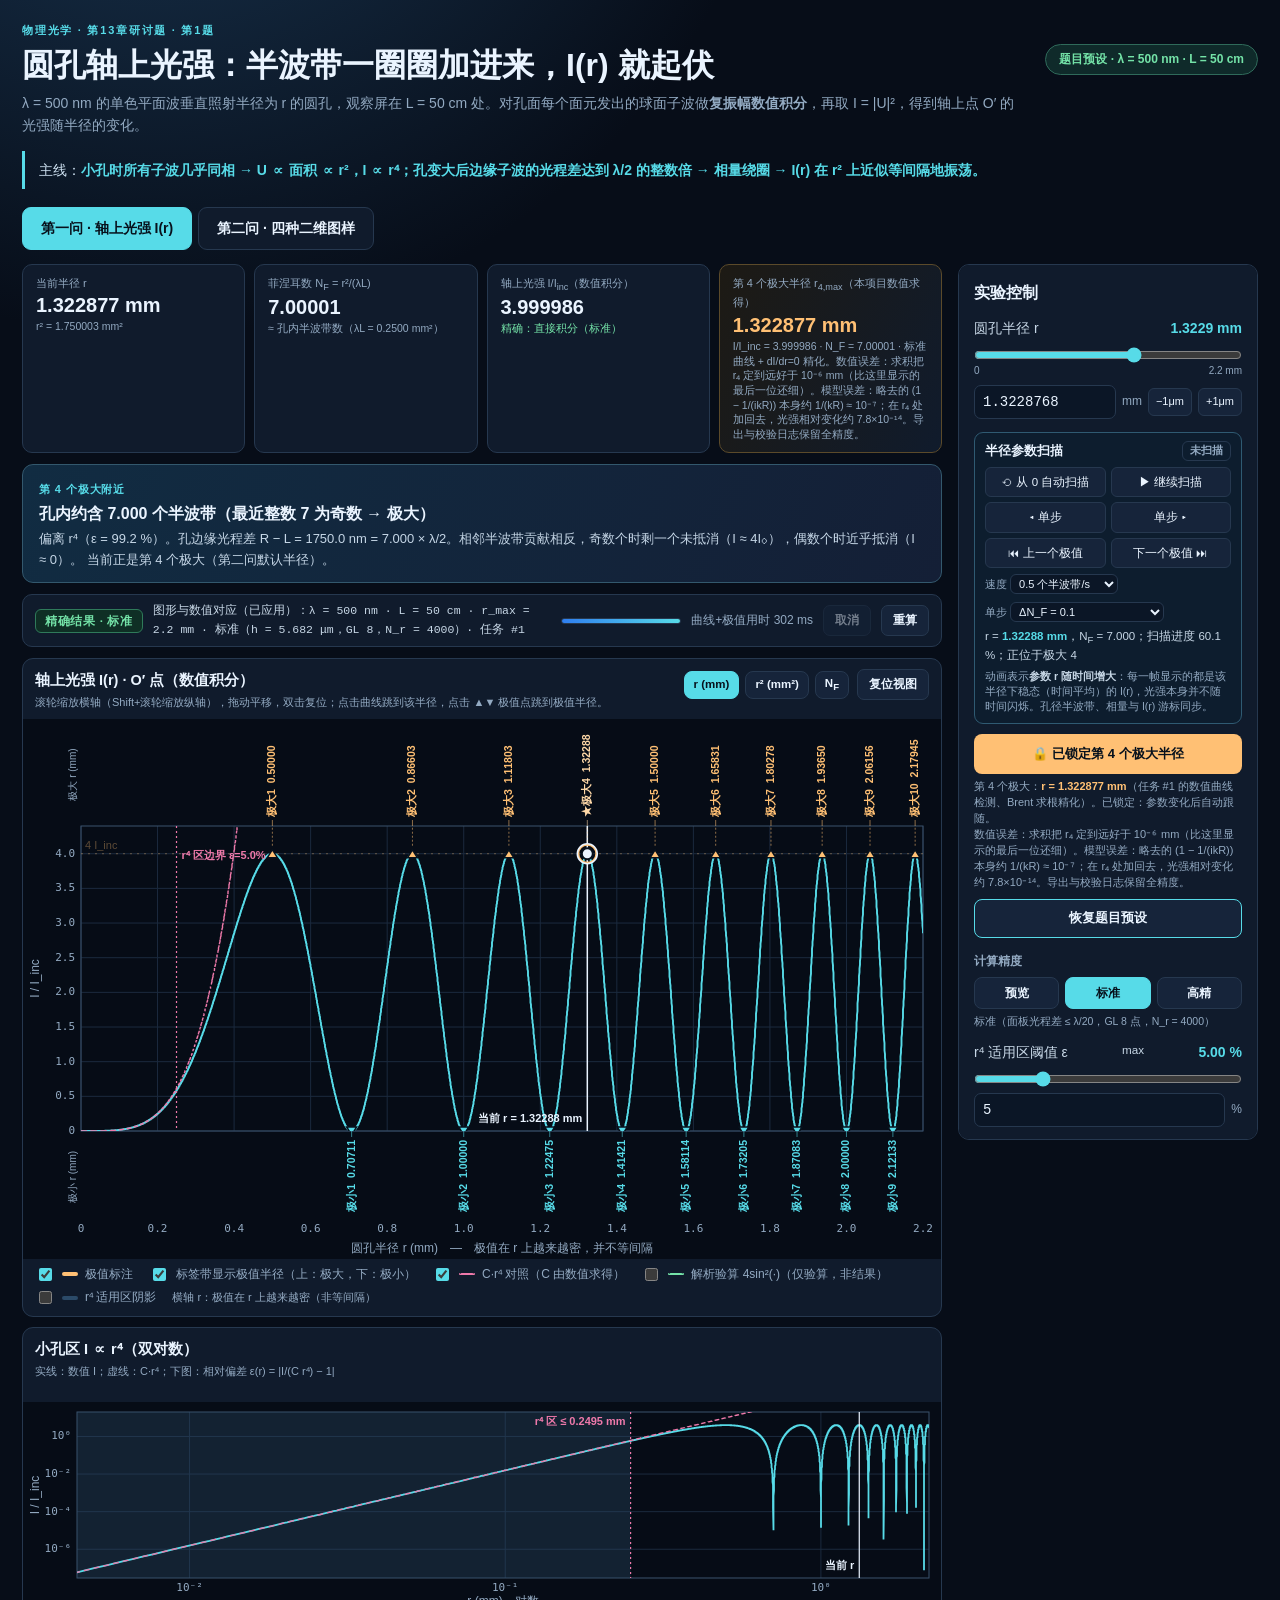
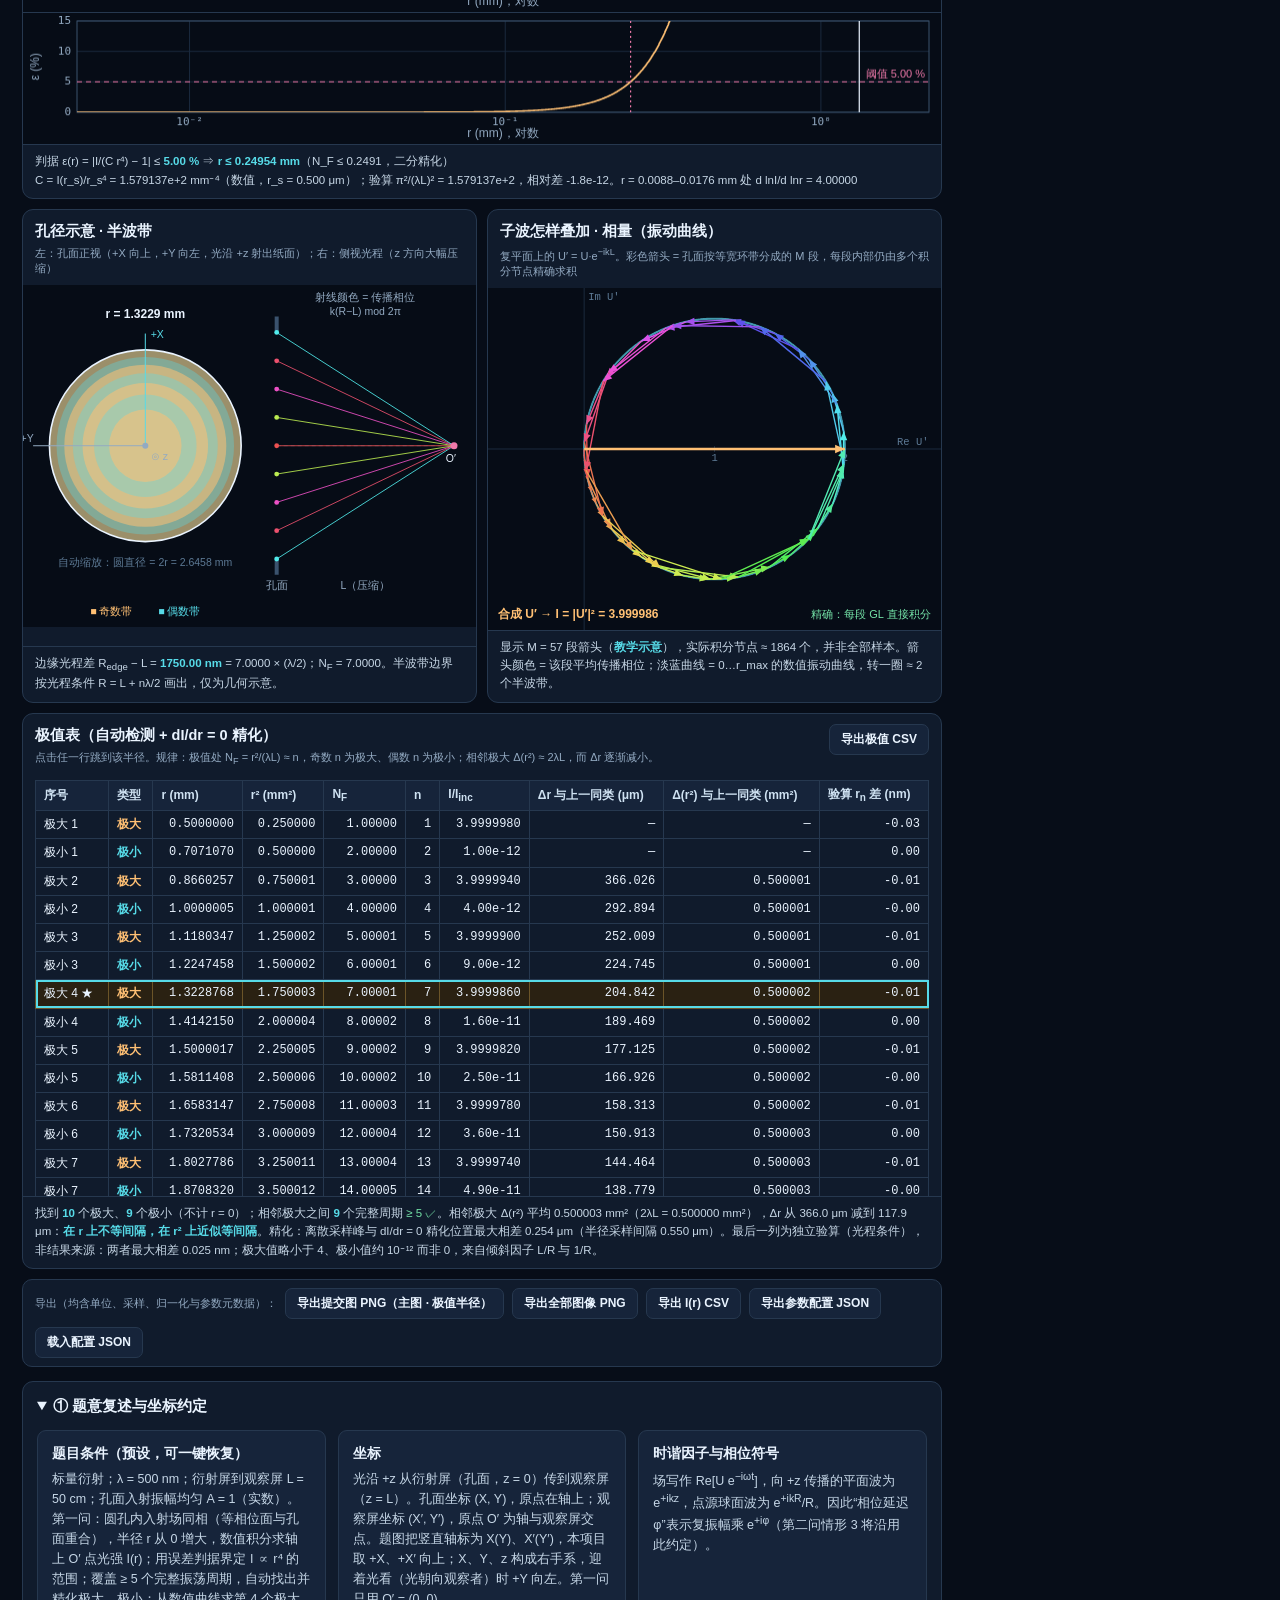
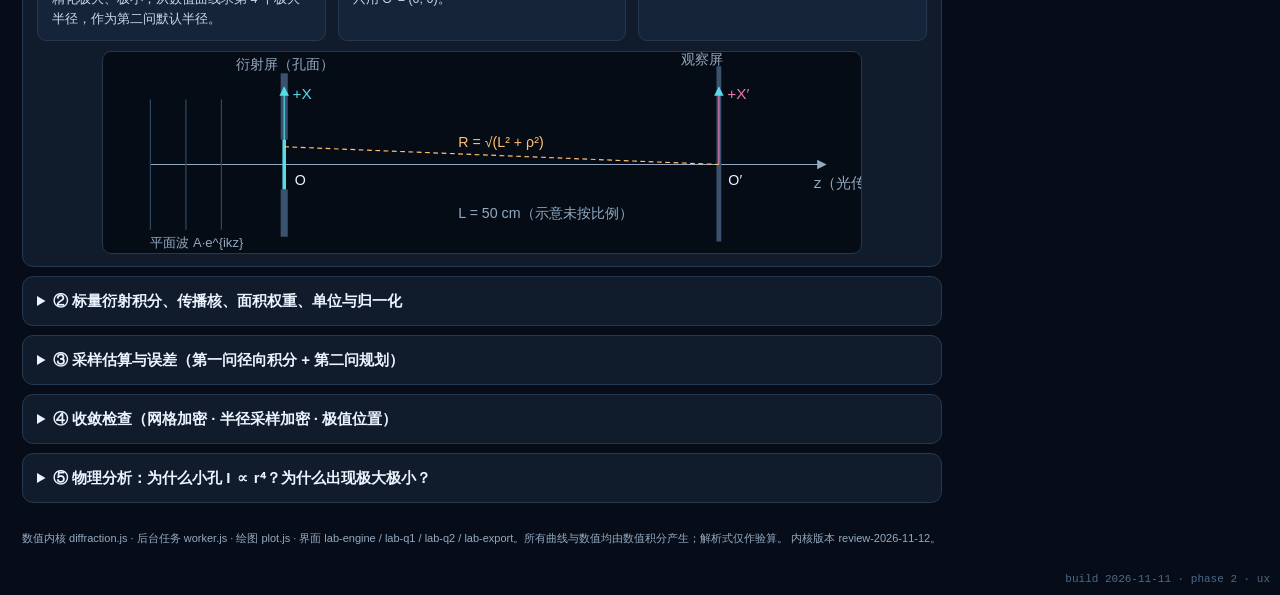
<file: index.html>
<!doctype html>
<html lang="zh-CN">
<head>
<meta charset="utf-8">
<meta name="viewport" content="width=device-width,initial-scale=1">
<title>圆孔衍射 · 轴上光强与二维图样数值实验（第13章研讨题 第1题）</title>
<link rel="icon" href="data:,">
<link rel="stylesheet" href="styles.css">
</head>
<body>
<!-- 启动自检：任何脚本错误都直接显示出来，而不是留下一片黑屏 -->
<script>
window.__BOOT = { t0: performance.now(), build: '2026-11-11 阶段2 · 交互轮' };
window.addEventListener('error', function (e) {
  var b = document.getElementById('boot'); if (!b) return;
  b.className = 'boot err';
  b.textContent = '页面出错了 —— 请把这一行发给开发者：\n' + e.message + '\n位置: ' + (e.filename || '') + ' 第 ' + e.lineno + ' 行   构建: ' + window.__BOOT.build;
});
</script>
<div id="boot" class="boot">正在初始化…（构建 2026-11-11 阶段2 · 交互轮）</div>

<main class="app">
<header class="hero">
  <div>
    <div class="eyebrow">物理光学 · 第13章研讨题 · 第1题</div>
    <h1>圆孔轴上光强：半波带一圈圈加进来，I(r) 就起伏</h1>
    <p>λ = 500 nm 的单色平面波垂直照射半径为 r 的圆孔，观察屏在 L = 50 cm 处。对孔面每个面元发出的球面子波做<strong>复振幅数值积分</strong>，再取 I = |U|²，得到轴上点 O′ 的光强随半径的变化。</p>
    <div class="thesis">主线：<b>小孔时所有子波几乎同相 → U ∝ 面积 ∝ r²，I ∝ r⁴；孔变大后边缘子波的光程差达到 λ/2 的整数倍 → 相量绕圈 → I(r) 在 r² 上近似等间隔地振荡。</b></div>
  </div>
  <div class="hero-side">
    <div class="preset-chip" id="presetChip">题目预设 · λ = 500 nm · L = 50 cm</div>
  </div>
</header>

<nav class="tabs" role="tablist" aria-label="页面">
  <button id="tab-q1" role="tab" aria-selected="true" aria-controls="q1-panel">第一问 · 轴上光强 I(r)</button>
  <button id="tab-q2" role="tab" aria-selected="false" aria-controls="q2-panel">第二问 · 四种二维图样</button>
</nav>

<!-- ===================== 第一问 ===================== -->
<div class="workspace" id="q1-panel">
  <div class="maincol">
    <div class="metrics">
      <div class="metric"><small>当前半径 r</small><strong id="mR">—</strong><em id="mRs">r² = —</em></div>
      <div class="metric"><small>菲涅耳数 N<sub>F</sub> = r²/(λL)</small><strong id="mNF">—</strong><em id="mNFs">≈ 孔内半波带数</em></div>
      <div class="metric"><small>轴上光强 I/I<sub>inc</sub>（数值积分）</small><strong id="mI">—</strong><em id="mIs">—</em></div>
      <div class="metric hl"><small>第 4 个极大半径 r<sub>4,max</sub>（本项目数值求得）</small><strong id="m4">—</strong><em id="m4s">计算中…</em></div>
    </div>

    <section class="concept" aria-live="polite">
      <span class="badge" id="cBadge">状态</span>
      <h2 id="cTitle">正在计算…</h2>
      <p id="cText"></p>
    </section>

    <div class="statusbar" id="statusbar">
      <span class="qbadge" id="qBadge">—</span>
      <span class="stag" id="sTag">—</span>
      <div class="progress"><i id="progBar"></i></div>
      <span class="stext" id="sText">—</span>
      <span class="mainwarn warntxt" hidden>⚠ 主线程计算：计算期间页面会停顿</span>
      <button class="btn-ghost" id="btnCancel" disabled>取消</button>
      <button class="btn-ghost" id="btnRecalc">重算</button>
    </div>
    <div class="pendingbar" id="pendingBar" role="status" aria-live="polite" hidden>
      <span id="pendingText"></span>
      <span class="pend-btns"><button class="btn-ghost amber" id="btnApply">应用并计算</button><button class="btn-ghost" id="btnDiscard">放弃编辑</button></span>
    </div>

    <article class="wide plotcard">
      <header class="plothead">
        <div>
          <h3>轴上光强 I(r) · O′ 点（数值积分）</h3>
          <p>滚轮缩放横轴（Shift+滚轮缩放纵轴），拖动平移，双击复位；点击曲线跳到该半径，点击 ▲▼ 极值点跳到极值半径。</p>
        </div>
        <div class="tools">
          <div class="seg seg-sm" id="xAxisSeg" role="group" aria-label="横轴">
            <button data-v="r" class="on">r (mm)</button><button data-v="r2">r² (mm²)</button><button data-v="nf">N<sub>F</sub></button>
          </div>
          <button class="btn-ghost" id="btnResetView">复位视图</button>
        </div>
      </header>
      <canvas id="cMain" class="main-canvas" role="img" aria-label="轴上光强 I(r) 曲线"></canvas>
      <div class="legendrow">
        <label class="check"><input type="checkbox" id="chkExt" checked><span class="sw" style="background:var(--amber)"></span>极值标注</label>
        <label class="check"><input type="checkbox" id="chkExtLabels" checked>标签带显示极值半径（上：极大，下：极小）</label>
        <label class="check"><input type="checkbox" id="chkR4" checked><span class="sw dash" style="border-color:var(--pink)"></span>C·r⁴ 对照（C 由数值求得）</label>
        <label class="check"><input type="checkbox" id="chkCheck"><span class="sw dash" style="border-color:var(--green)"></span>解析验算 4sin²(·)（仅验算，非结果）</label>
        <label class="check"><input type="checkbox" id="chkZones"><span class="sw" style="background:#2b4a68"></span>r⁴ 适用区阴影</label>
        <span class="legend" id="axisNote">横轴 r：极值在 r 上越来越密（非等间隔）</span>
      </div>
    </article>

    <div class="three">
      <article class="card">
        <header><h3>小孔区 I ∝ r⁴（双对数）</h3><p>实线：数值 I；虚线：C·r⁴；下图：相对偏差 ε(r) = |I/(C r⁴) − 1|</p></header>
        <canvas id="cR4" class="c-r4" role="img" aria-label="r⁴ 双对数图"></canvas>
        <canvas id="cErr" class="c-err" role="img" aria-label="r⁴ 偏差曲线"></canvas>
        <div class="cardfoot" id="r4Foot">—</div>
      </article>
      <article class="card">
        <header><h3>孔径示意 · 半波带</h3><p>左：孔面正视（+X 向上，+Y 向左，光沿 +z 射出纸面）；右：侧视光程（z 方向大幅压缩）</p></header>
        <canvas id="cAp" class="c-sq" role="img" aria-label="孔径示意"></canvas>
        <div class="cardfoot" id="apFoot">—</div>
      </article>
      <article class="card">
        <header><h3>子波怎样叠加 · 相量（振动曲线）</h3><p>复平面上的 U′ = U·e<sup>−ikL</sup>。彩色箭头 = 孔面按等宽环带分成的 M 段，每段内部仍由多个积分节点精确求积</p></header>
        <canvas id="cPh" class="c-sq" role="img" aria-label="相量叠加"></canvas>
        <div class="cardfoot" id="phFoot">—</div>
      </article>
    </div>

    <article class="wide tablecard">
      <header class="plothead">
        <div><h3>极值表（自动检测 + dI/dr = 0 精化）</h3><p>点击任一行跳到该半径。规律：极值处 N<sub>F</sub> = r²/(λL) ≈ n，奇数 n 为极大、偶数 n 为极小；相邻极大 Δ(r²) ≈ 2λL，而 Δr 逐渐减小。</p></div>
        <div class="tools">
          <button class="btn-ghost" id="btnExpExt">导出极值 CSV</button>
        </div>
      </header>
      <div class="tablewrap">
        <table id="extTable">
          <thead><tr>
            <th>序号</th><th>类型</th><th>r (mm)</th><th>r² (mm²)</th><th>N<sub>F</sub></th><th>n</th>
            <th>I/I<sub>inc</sub></th><th>Δr 与上一同类 (μm)</th><th>Δ(r²) 与上一同类 (mm²)</th>
            <th title="独立验算：光程条件 √(L²+r²) − L = nλ/2 的半径，与数值结果比较">验算 r<sub>n</sub> 差 (nm)</th>
          </tr></thead>
          <tbody></tbody>
        </table>
      </div>
      <div class="cardfoot" id="extFoot">—</div>
    </article>

    <div class="exportbar">
      <span class="legend">导出（均含单位、采样、归一化与参数元数据）：</span>
      <button class="btn-ghost" id="btnPngMain">导出提交图 PNG（主图 · 极值半径）</button>
      <button class="btn-ghost" id="btnPng">导出全部图像 PNG</button>
      <button class="btn-ghost" id="btnCsv">导出 I(r) CSV</button>
      <button class="btn-ghost" id="btnJson">导出参数配置 JSON</button>
      <label class="btn-ghost filebtn">载入配置 JSON<input type="file" id="fileJson" accept=".json,application/json" hidden></label>
    </div>

    <section class="details">
      <details open>
        <summary>① 题意复述与坐标约定</summary>
        <div class="columns">
          <div class="box"><b>题目条件（预设，可一键恢复）</b>
            <p>标量衍射；λ = 500 nm；衍射屏到观察屏 L = 50 cm；孔面入射振幅均匀 A = 1（实数）。第一问：圆孔内入射场同相（等相位面与孔面重合），半径 r 从 0 增大，数值积分求轴上 O′ 点光强 I(r)；用误差判据界定 I ∝ r⁴ 的范围；覆盖 ≥ 5 个完整振荡周期，自动找出并精化极大、极小；从数值曲线求第 4 个极大半径，作为第二问默认半径。</p></div>
          <div class="box"><b>坐标</b>
            <p>光沿 +z 从衍射屏（孔面，z = 0）传到观察屏（z = L）。孔面坐标 (X, Y)，原点在轴上；观察屏坐标 (X′, Y′)，原点 O′ 为轴与观察屏交点。题图把竖直轴标为 X(Y)、X′(Y′)，本项目取 +X、+X′ 向上；X、Y、z 构成右手系，迎着光看（光朝向观察者）时 +Y 向左。第一问只用 O′ = (0, 0)。</p></div>
          <div class="box"><b>时谐因子与相位符号</b>
            <p>场写作 Re[U e<sup>−iωt</sup>]，向 +z 传播的平面波为 e<sup>+ikz</sup>，点源球面波为 e<sup>+ikR</sup>/R。因此“相位延迟 φ”表示复振幅乘 e<sup>+iφ</sup>（第二问情形 3 将沿用此约定）。</p></div>
        </div>
        <svg class="coordsvg" viewBox="0 0 640 170" role="img" aria-label="坐标示意">
          <defs><marker id="ar" markerWidth="8" markerHeight="8" refX="7" refY="4" orient="auto"><path d="M0,0 L8,4 L0,8 z" fill="#93aac2"/></marker>
          <marker id="arc" markerWidth="8" markerHeight="8" refX="7" refY="4" orient="auto"><path d="M0,0 L8,4 L0,8 z" fill="#57dbe8"/></marker></defs>
          <line x1="40" y1="95" x2="610" y2="95" stroke="#93aac2" marker-end="url(#ar)"/><text x="600" y="115" fill="#93aac2" font-size="13">z（光传播方向）</text>
          <rect x="150" y="18" width="6" height="56" fill="#3a526d"/><rect x="150" y="116" width="6" height="40" fill="#3a526d"/>
          <line x1="153" y1="74" x2="153" y2="116" stroke="#57dbe8" stroke-width="3"/>
          <text x="112" y="14" fill="#93aac2" font-size="12">衍射屏（孔面）</text>
          <line x1="153" y1="95" x2="153" y2="30" stroke="#57dbe8" marker-end="url(#arc)"/><text x="160" y="40" fill="#57dbe8" font-size="13">+X</text>
          <text x="162" y="112" fill="#eaf4ff" font-size="12">O</text>
          <line x1="520" y1="12" x2="520" y2="160" stroke="#3a526d" stroke-width="4"/>
          <text x="488" y="10" fill="#93aac2" font-size="12">观察屏</text>
          <line x1="520" y1="95" x2="520" y2="30" stroke="#ee79aa" marker-end="url(#arc)"/><text x="527" y="40" fill="#ee79aa" font-size="13">+X′</text>
          <text x="528" y="112" fill="#eaf4ff" font-size="12">O′</text>
          <line x1="153" y1="80" x2="520" y2="95" stroke="#ffc074" stroke-dasharray="4 3"/><text x="300" y="80" fill="#ffc074" font-size="12">R = √(L² + ρ²)</text>
          <text x="300" y="140" fill="#93aac2" font-size="12">L = 50 cm（示意未按比例）</text>
          <path d="M40,40 L40,150 M70,40 L70,150 M100,40 L100,150" stroke="#2b4a68"/><text x="40" y="165" fill="#93aac2" font-size="11">平面波 A·e^{ikz}</text>
        </svg>
      </details>

      <details>
        <summary>② 标量衍射积分、传播核、面积权重、单位与归一化</summary>
        <div class="formula">
          <b>U(P) = (1/(iλ)) ∬<sub>Σ</sub> U<sub>inc</sub>(Q) · (z/R) · e<sup>ikR</sup>/R · dS，　I(P) = |U(P)|²</b>
          <span class="note">第一类瑞利–索末菲积分（略去 (1 − 1/(ikR)) 因子，相对影响 ≤ 1/(kL) ≈ 1.6×10⁻⁷）。倾斜因子 z/R 与 1/R 球面波衰减都保留；<b>先把所有面元的复振幅相加，再取模平方</b>。孔面同相仍有传播光程 R 造成的相位差 kR。</span>
        </div>
        <div class="formula">
          <b>O′ 点：U(O′) = (A/(iλ)) ∫₀<sup>r</sup> 2πρ · (L/R) · e<sup>ikR</sup>/R · dρ，　R = √(L² + ρ²)</b>
          <span class="note">圆对称：环带面积权重 dS = 2πρ dρ。实际求积：把 [0, r] 分成宽度 ≤ h 的面板，每个面板用 n 点 Gauss–Legendre，节点权重 = w<sub>i</sub>·(h/2)·2πρ<sub>i</sub>。相位用 k(R − L) = kρ²/(R + L) 计算，避免 kR ≈ 6.3×10⁶ rad 的大数相减；输出约化场 U′ = U·e<sup>−ikL</sup>，|U′|² = |U|²。</span>
        </div>
        <div class="formula">
          <b>归一化：A = 1，I<sub>inc</sub> = |A|² = 1；图中纵轴 I/I<sub>inc</sub> = |U|²/|A|²</b>
          <span class="note">用同一积分约定计算“不加遮挡的平面波”在 O′ 的光强 I₀：validate.js 用高斯渐变孔径（w = 10 mm）数值积分得 I₀ = 0.99999937（w = 10 mm；w = 2、5 mm 时分别为 0.99960437、0.99998987，与高斯光束近似验算一致，w → ∞ 时 → 1；见 validation/validation_report.md）。因此 I/I<sub>inc</sub> 与 I/I₀ 相同；极大值接近 4 = (2|A|)²。单位：所有长度内部以米计算，nm / μm / mm / cm 仅在显示与输入处由 <code>Diffraction.UNITS</code> 统一换算；光强以 I<sub>inc</sub> 为单位（无量纲）。</span>
        </div>
        <div class="formula">
          <b>解析式只作独立验算（虚线，默认关闭）</b>
          <span class="note">近轴/菲涅耳近似下 I/I₀ = 4 sin²[k(√(L²+r²) − L)/2]，小孔首项 (πr²/(λL))²；极值光程条件 √(L²+r²) − L = nλ/2。这些式子<b>从不</b>用于生成曲线、极值、r⁴ 区间或第 4 极大半径，只用于在表格中给出“与数值结果的差”。</span>
        </div>
      </details>

      <details>
        <summary>③ 采样估算与误差（第一问径向积分 + 第二问规划）</summary>
        <div class="tablewrap"><table id="sampTable"><tbody></tbody></table></div>
        <p class="small muted">λ/10 判据：相邻源采样点到观察点的光程差 ≤ λ/10（相位差 ≤ 0.2π）。第一问轴上点 dR/dρ = ρ/R，最大在 ρ = r<sub>max</sub> 处；面板宽 h 取 λR<sub>max</sub>/(q·r<sub>max</sub>)，q = 10/20/40 对应预览/标准/高精，面板内再用 Gauss–Legendre 节点，所以实际相邻节点光程差远小于 λ/q。第二问观察区为以 O′ 为中心的 5 mm × 5 mm，边缘与角点的 |∇R| 更大，同时情形 3 的入射相位梯度 8π/(2r) 叠加在传播相位上，规划见表下半部分。</p>
      </details>

      <details id="convDetails">
        <summary>④ 收敛检查（网格加密 · 半径采样加密 · 极值位置）</summary>
        <div class="convbar"><button class="btn-primary inline" id="btnConv">在后台运行收敛检查</button><span class="legend" id="convStatus">基于当前 λ、L、r<sub>max</sub>；参考解：q = 160、16 点 GL。命令行版本见 validate.js。</span></div>
        <div id="convOut"></div>
      </details>

      <details>
        <summary>⑤ 物理分析：为什么小孔 I ∝ r⁴？为什么出现极大极小？</summary>
        <div class="columns two-col">
          <div class="box"><b>小孔：I ∝ r⁴</b>
            <p>当 r 很小，孔内所有点到 O′ 的光程差 ΔR ≈ r²/(2L) ≪ λ/2（即 N<sub>F</sub> ≪ 1），各子波几乎同相，复振幅直接按面积相加：|U| ≈ (1/λ)·πr²/L ∝ r²，于是 I = |U|² ∝ r⁴。本页的 C 由数值积分在 r<sub>s</sub> = 10⁻³√(λL) 处求得，偏差 ε(r) = |I/(Cr⁴) − 1| 随 r 增大而增大；默认 5% 阈值给出适用区约 N<sub>F</sub> ≲ 0.25。超出后边缘子波相位明显落后，相量开始弯曲，I 增长变慢。</p></div>
          <div class="box"><b>极值：菲涅耳半波带</b>
            <p>以 O′ 为中心、按 R = L + nλ/2 把孔面划分为半波带。相邻半波带对 O′ 的贡献相位相反、大小几乎相等（倾斜因子和 1/R 缓慢减小）。孔内含奇数个半波带时剩余一个未抵消的带 → 极大（≈ 4I₀）；含偶数个时几乎完全抵消 → 极小（≈ 0）。半波带边界 r<sub>n</sub>² ≈ nλL，所以振荡在 r² 或 N<sub>F</sub> 上近似等间隔（周期 ΔN<sub>F</sub> = 2），在 r 上并<b>不</b>等间隔：Δr ≈ λL/r 逐渐变小。相量图中这就是振动曲线绕圆一周（2 个半波带）回到原点。极大值随 n 缓慢下降（倾斜因子 L/R）。</p></div>
        </div>
        <p class="small muted">随机相位单次实现、线性相位使图样偏移、圆屏泊松亮斑与巴比涅原理的分析见「第二问」页签中的可折叠说明。</p>
      </details>
    </section>
  </div>

  <aside class="side" id="side">
    <h2>实验控制</h2>
    <div class="control">
      <label for="rSlider">圆孔半径 r <output id="rOut">—</output></label>
      <input id="rSlider" type="range" min="0" max="2.2" step="0.0005" value="1.0" aria-label="圆孔半径">
      <div class="ends"><span>0</span><span id="rEnd">2.2 mm</span></div>
      <div class="numrow">
        <input id="rInput" type="number" min="0" step="0.000001" value="1.0" aria-label="精确半径 (mm)"><span class="unit">mm</span>
        <button class="btn-mini" id="rMinus" title="减小 1 μm">−1μm</button><button class="btn-mini" id="rPlus" title="增大 1 μm">+1μm</button>
      </div>
    </div>
    <section class="scanbox" id="scanBox" aria-label="半径参数扫描">
      <div class="scanhead"><b>半径参数扫描</b><span class="scanstate" id="scanState">未扫描</span></div>
      <div class="scanbtns">
        <button class="btn-mini wide2" id="scanFromZero" title="把 r 置 0，然后让 r 随时间匀速（按 N_F）增大">⟲ 从 0 自动扫描</button>
        <button class="btn-mini wide2" id="scanToggle" aria-pressed="false">▶ 继续扫描</button>
        <button class="btn-mini" id="scanBack" title="r 减小一个单步（ΔN_F）">◂ 单步</button>
        <button class="btn-mini" id="scanFwd" title="r 增大一个单步（ΔN_F）">单步 ▸</button>
        <button class="btn-mini" id="scanPrev" title="跳到上一个极大或极小">⏮ 上一个极值</button>
        <button class="btn-mini" id="scanNext" title="跳到下一个极大或极小">下一个极值 ⏭</button>
      </div>
      <div class="scanopts">
        <label>速度 <select id="scanSpeed" aria-label="扫描速度">
          <option value="0.25">0.25 个半波带/s</option><option value="0.5" selected>0.5 个半波带/s</option><option value="1">1 个半波带/s</option><option value="2">2 个半波带/s</option><option value="8">8 个半波带/s</option></select></label>
        <label>单步 <select id="scanStepSize" aria-label="单步大小">
          <option value="0.05">ΔN_F = 0.05</option><option value="0.1" selected>ΔN_F = 0.1</option><option value="0.25">ΔN_F = 0.25</option><option value="0.5">ΔN_F = 0.5</option><option value="1">ΔN_F = 1（一个半波带）</option></select></label>
      </div>
      <div class="scaninfo" id="scanInfo">—</div>
      <div class="hint">动画表示<b>参数 r 随时间增大</b>：每一帧显示的都是该半径下稳态（时间平均）的 I(r)，光强本身并不随时间闪烁。孔径半波带、相量与 I(r) 游标同步。</div>
    </section>

    <button class="btn-primary" id="btnLock4">锁定第 4 个极大半径</button>
    <div class="lockinfo" id="lockInfo">等待数值曲线…</div>
    <button class="btn-secondary" id="btnPreset">恢复题目预设</button>

    <div class="segwrap">
      <label>计算精度</label>
      <div class="seg" id="precSeg">
        <button data-v="preview">预览</button><button data-v="standard" class="on">标准</button><button data-v="high">高精</button>
      </div>
      <div class="hint" id="precHint">—</div>
    </div>

    <div class="control">
      <label for="thrInput">r⁴ 适用区阈值 ε<sub>max</sub> <output id="thrOut">5.0 %</output></label>
      <input id="thrSlider" type="range" min="0.2" max="20" step="0.1" value="5">
      <div class="numrow"><input id="thrInput" type="number" min="0.01" max="50" step="0.01" value="5"><span class="unit">%</span></div>
    </div>

    <details class="ext" id="extParams">
      <summary>扩展参数（默认 = 题目预设）</summary>
      <div class="control">
        <label for="lamSlider">波长 λ <output id="lamOut">500 nm</output></label>
        <input id="lamSlider" type="range" min="380" max="780" step="1" value="500">
        <div class="numrow"><input id="lamInput" type="number" min="100" max="2000" step="0.1" value="500"><span class="unit">nm</span></div>
      </div>
      <div class="control">
        <label for="LSlider">距离 L <output id="LOut">50 cm</output></label>
        <input id="LSlider" type="range" min="10" max="200" step="0.5" value="50">
        <div class="numrow"><input id="LInput" type="number" min="1" max="1000" step="0.1" value="50"><span class="unit">cm</span></div>
      </div>
      <div class="control">
        <label for="rMaxInput">半径扫描上限 r<sub>max</sub> <output id="rMaxOut">2.2 mm</output></label>
        <div class="numrow"><input id="rMaxInput" type="number" min="0.3" max="6" step="0.1" value="2.2"><span class="unit">mm</span></div>
        <div class="hint">至少需覆盖 5 个完整周期：r<sub>max</sub> ≥ √(11λL)</div>
      </div>
      <div class="warn" id="presetWarn" hidden>⚠ 已偏离题目预设：当前结果不是正式题目答案。点“恢复题目预设”还原 λ = 500 nm、L = 50 cm。</div>
    </details>

    <div class="sideinfo">
      <div><span>运行模式</span><b id="modeInfo">—</b></div>
      <div><span>归一化</span><b>I<sub>inc</sub> = |A|² = 1</b></div>
      <div><span>传播核</span><b>RS1：(z/R)e<sup>ikR</sup>/(iλR)</b></div>
      <div><span>第二问默认半径</span><b id="q2r">—</b></div>
    </div>
  </aside>
</div>

<!-- ===================== 第二问 ===================== -->
<div class="workspace" id="q2-panel" hidden>
  <div class="maincol">
    <div class="metrics" id="q2metrics">
      <div class="metric"><small>孔径半径 r（图样所用）</small><strong id="q2mR">—</strong><em id="q2mRs">—</em></div>
      <div class="metric"><small>轴上 I/I<sub>inc</sub>（直接积分）</small><strong id="q2mI">—</strong><em id="q2mIs">—</em></div>
      <div class="metric"><small>探针 (X′, Y′) 处 I/I<sub>inc</sub></small><strong id="q2mP">—</strong><em id="q2mPs">—</em></div>
      <div class="metric hl"><small>第 4 极大 r<sub>4,max</sub> / 情形</small><strong id="q2rBig">—</strong><em id="q2mCase">—</em></div>
    </div>

    <section class="concept" aria-live="polite">
      <span class="badge" id="q2cBadge">第二问</span>
      <h2 id="q2cTitle">四种二维图样</h2>
      <p id="q2cText">半径默认锁定在第一问数值求得的第 4 个轴上极大。图样由第一类瑞利–索末菲复振幅积分得到，I = |U|²；解析公式只作验算。</p>
    </section>

    <div class="statusbar" id="q2statusbar">
      <span class="qbadge" id="q2qBadge">—</span>
      <span class="qbadge error" id="q2capBadge" hidden>FFT 上限</span>
      <span class="stag" id="q2sTag">—</span>
      <div class="progress"><i id="q2progBar"></i></div>
      <span class="stext" id="q2sText">—</span>
      <span class="mainwarn warntxt" hidden>⚠ 主线程计算：计算期间页面会停顿</span>
      <button class="btn-ghost" id="q2btnCancel" disabled>取消</button>
      <button class="btn-ghost" id="q2btnRecalc">重算</button>
    </div>
    <div class="pendingbar" id="q2pendingBar" role="status" aria-live="polite" hidden>
      <span id="q2pendingText"></span>
      <span class="pend-btns"><button class="btn-ghost amber" id="q2btnApply">应用并计算</button><button class="btn-ghost" id="q2btnDiscard">放弃编辑</button></span>
    </div>

    <div class="q2grid">
      <article class="wide plotcard q2mapcard">
        <header class="plothead">
          <div>
            <h3 id="q2mapTitle">观察屏光强 I(X′, Y′)</h3>
            <p>点击或拖动设探针（方向键微调）；滚轮缩放、放大后拖动平移、双击复位。两轴等比例，+X′ 向上，迎着光看 +Y′ 向左。</p>
          </div>
          <div class="tools q2tools">
            <div class="seg seg-sm" role="group" aria-label="二维图缩放">
              <button id="q2zoomIn" title="以探针为中心放大">放大</button><button id="q2zoomOut" title="缩小">缩小</button><button id="q2zoomReset" title="回到整幅 5 mm × 5 mm">复位视图</button>
            </div>
            <div class="seg seg-sm" id="q2scaleSeg" role="group" aria-label="色标">
              <button data-v="linear" class="on">线性</button><button data-v="log">对数</button>
            </div>
            <div class="seg seg-sm" id="q2normSeg" role="group" aria-label="归一化">
              <button data-v="per">本图各自</button><button data-v="shared" class="on">共享</button><button data-v="fixed4">固定 I=4</button>
            </div>
          </div>
        </header>
        <div class="q2mapwrap">
          <canvas id="cQ2map" class="q2-map" role="img" tabindex="0" aria-label="二维光强图（可用方向键移动探针，+/− 缩放，0 复位）"></canvas>
          <canvas id="cQ2bar" class="q2-bar" role="img" aria-label="色标"></canvas>
        </div>
        <div class="cardfoot" id="q2mapFoot">—</div>
      </article>
      <article class="card q2apcard">
        <header><h3>孔径振幅 / 相位</h3><p>同一物理入射场；随机相位画的是固定单元格，加密求积不会重抽。</p></header>
        <canvas id="cQ2ap" class="q2-ap" role="img" aria-label="孔径相位"></canvas>
        <div class="cardfoot" id="q2apFoot">—</div>
      </article>
    </div>

    <div class="q2cuts">
      <article class="card">
        <header><h3>X′ 剖面（Y′ = 探针 Y′）</h3><p>纵轴 I/I<sub>inc</sub>（线性）；滚轮缩放、双击复位；虚线为几何预计偏移（情形 3）<button class="btn-mini" id="q2cutReset" style="margin-left:6px">剖面复位</button></p></header>
        <canvas id="cQ2cutX" class="q2-cut" role="img" aria-label="X′ 光强剖面"></canvas>
        <div class="cardfoot" id="q2cutXNote">—</div>
      </article>
      <article class="card">
        <header><h3>Y′ 剖面（X′ = 探针 X′）</h3><p>纵轴 I/I<sub>inc</sub>（线性）；滚轮缩放、双击复位</p></header>
        <canvas id="cQ2cutY" class="q2-cut" role="img" aria-label="Y′ 光强剖面"></canvas>
        <div class="cardfoot" id="q2cutYNote">—</div>
      </article>
    </div>

    <article class="wide plotcard" id="q2compareCard" hidden>
      <header class="plothead">
        <div>
          <h3>同相圆孔 与 同半径圆屏对照（共享色标）</h3>
          <p>圆屏场在复振幅上按巴比涅：U<sub>disk</sub> = U<sub>free</sub> − U<sub>hole</sub>，不是光强相减。两图共用右侧色条（与主图同步缩放），色条上标出两图 O′ 处的值。</p>
        </div>
      </header>
      <div class="q2cmp">
        <div><canvas id="cQ2hole" class="q2-cmp" role="img" aria-label="圆孔对照图"></canvas><div class="cardfoot" id="q2holeFoot">同相圆孔</div></div>
        <div><canvas id="cQ2disk" class="q2-cmp" role="img" aria-label="圆屏对照图"></canvas><div class="cardfoot" id="q2diskFoot">不透明圆屏</div></div>
        <canvas id="cQ2cmpBar" class="q2-cmpbar" role="img" aria-label="对照共享色标"></canvas>
      </div>
      <div class="cardfoot" id="q2cmpFoot">—</div>
    </article>

    <div class="exportbar">
      <span class="legend">第二问导出（含单位、采样、种子、情形、归一化、λ、L、r）：</span>
      <button class="btn-ghost" id="q2btnPng">导出图样 PNG</button>
      <button class="btn-ghost" id="q2btnCsv">导出 I(X′,Y′) CSV</button>
      <button class="btn-ghost" id="q2btnJson">导出参数配置 JSON</button>
      <label class="btn-ghost filebtn">载入配置 JSON<input type="file" id="q2fileJson" accept=".json,application/json" hidden></label>
    </div>

    <section class="details">
      <details open>
        <summary>② 采样方案、权重、误差与抽检（本图实际采用）</summary>
        <div class="tablewrap"><table id="q2PlanTable"><tbody></tbody></table></div>
        <p class="small muted" id="q2sampNote">源平面采样与观察面采样分开。源间距由观察区角点光程差 ≤ λ/q 决定；<b>8π 倾斜只约束线性相位情形</b>。FFT 窗口至少盖住 2(W+a)，顶到点数上限时会放宽源间距并在状态栏用红标写出实际达到的 λ/q。二维图样用同一 RS1 核的零填充 FFT 卷积生成。同相 / 线性用极坐标直接积分抽检；随机固定格按单元格积分；逐点独立用与 FFT 相同的源像素求和。不是远场/夫琅禾费近似。</p>
      </details>
      <details id="q2anaRandom">
        <summary>情形 2 · 随机相位（单次实现，不是时间平均）</summary>
        <div class="box">
          <p><b>逐点独立（题目预设）</b>：每个源采样点的相位彼此独立、均匀于 [0, 2π)，δ 就等于源间距 d。换预览 / 标准 / 高精会换一套采样点，图样跟着变，<b>没有连续极限</b>。可比的量是平均光强 ≈ N<sub>cell</sub>·(δ²/λL)²，约为同相相干叠加的 1/N。这是一次实现，不是时间平均。</p>
          <p><b>固定单元格（演示）</b>：相位画在边长固定的正方形上（默认 40 μm）。像素若跨过格边界，按重叠面积对 e<sup>iφ</sup> 加权，不再把整格相位赋给中心落在哪一侧。加密网格只是更密地采样同一块状场，不重抽随机数。种子经 Hash(seed, i<sub>x</sub>, i<sub>y</sub>) 决定，点「重新生成」才换实现。</p>
        </div>
      </details>
      <details id="q2anaLinear">
        <summary>情形 3 · 沿 X 线性相位 8π：图样朝 +X′ 平移，并不等同于同相</summary>
        <div class="columns two-col">
          <div class="box"><b>相位约定</b>
            <p>孔顶（X = +r）相对孔底（X = −r）<b>延迟 8π</b>：φ(X) = 8π(X + r)/(2r)，φ 为相位延迟，复振幅乘 e<sup>+iφ</sup>（时谐因子 e<sup>−iωt</sup>）。沿 Y 为常数。两端相位模 2π 相同，但孔径上累积了 4 个波长的连续光程梯度，<b>并不</b>因为两端同余就回到同相情形。</p></div>
          <div class="box"><b>偏移方向</b>
            <p>φ 随 +X 增大，等效为波矢 k<sub>x</sub> = 4π/r &gt; 0 的倾斜平面波，主瓣应朝 <b>+X′（向上）</b> 平移。几何估计 ΔX′ = L tan(arcsin(2λ/r))。剖面图上的虚线是这一预计位置；数值峰值应落在其附近。偏移方向与“延迟端”一致：波前在孔顶落后，光束偏向延迟的一侧。</p></div>
        </div>
        <svg class="coordsvg" viewBox="0 0 560 150" role="img" aria-label="线性相位偏移示意">
          <defs><marker id="ar2" markerWidth="8" markerHeight="8" refX="7" refY="4" orient="auto"><path d="M0,0 L8,4 L0,8 z" fill="#57dbe8"/></marker></defs>
          <text x="16" y="20" fill="#93aac2" font-size="12">孔径（侧视，+X 向上）</text>
          <line x1="70" y1="30" x2="70" y2="130" stroke="#3a526d" stroke-width="4"/>
          <text x="80" y="40" fill="#ee79aa" font-size="12">孔顶 延迟 8π</text>
          <text x="80" y="126" fill="#93aac2" font-size="12">孔底 相位 0</text>
          <path d="M78,128 L100,36" stroke="#ffc074" stroke-width="2"/>
          <text x="108" y="80" fill="#ffc074" font-size="11">波前倾斜</text>
          <line x1="200" y1="80" x2="360" y2="36" stroke="#57dbe8" stroke-dasharray="4 3" marker-end="url(#ar2)"/>
          <text x="230" y="48" fill="#57dbe8" font-size="12">图样移向 +X′</text>
          <line x1="400" y1="20" x2="400" y2="140" stroke="#3a526d" stroke-width="3"/>
          <circle cx="400" cy="40" r="10" fill="none" stroke="#ffc074" stroke-width="2"/>
          <text x="416" y="44" fill="#ffc074" font-size="12">主瓣</text>
          <text x="416" y="84" fill="#93aac2" font-size="11">O′</text>
          <line x1="396" y1="80" x2="404" y2="80" stroke="#93aac2"/>
        </svg>
      </details>
      <details id="q2anaBabinet">
        <summary>情形 4 · 泊松亮斑与巴比涅原理（复振幅相减）</summary>
        <div class="columns two-col">
          <div class="box"><b>圆屏的实现</b>
            <p>不把积分域换成“孔外的整个无限平面”（那在数值上不稳定），而是用同一传播核、同一归一化：<b>U′<sub>disk</sub> = U′<sub>free</sub> − U′<sub>hole</sub></b>。不加遮挡的平面波在约化约定下 U′<sub>free</sub> = A = 1，I<sub>0</sub> → 1。光强是 |U<sub>disk</sub>|²，<b>不是</b> I<sub>free</sub> − I<sub>hole</sub>。</p></div>
          <div class="box"><b>轴上泊松亮斑</b>
            <p>同相圆孔在第 4 极大处 U′<sub>hole</sub> ≈ 2（I ≈ 4），于是 U′<sub>disk</sub> ≈ 1 − 2 = −1，I<sub>disk</sub>(O′) ≈ 1。不透明圆屏的几何阴影中心出现接近 I<sub>0</sub> 的亮斑，这就是泊松亮斑。它与圆孔轴上光强通过巴比涅关系互相决定：I<sub>disk</sub>(O′) = |1 − U′<sub>hole</sub>(O′)|²。</p></div>
        </div>
      </details>
    </section>
  </div>

  <aside class="side" id="q2side">
    <h2>第二问控制</h2>
    <div class="segwrap">
      <label>四种情形</label>
      <div class="seg seg-vert" id="q2caseSeg">
        <button data-v="inphase" class="on">1 · 同相圆孔</button>
        <button data-v="random">2 · 随机相位（单次）</button>
        <button data-v="linear">3 · 沿 X 线性相位 8π</button>
        <button data-v="disk">4 · 不透明圆屏</button>
      </div>
    </div>

    <div class="control">
      <label for="q2rInput">图样半径 r <output id="q2rOut">—</output></label>
      <div class="numrow">
        <input id="q2rInput" type="number" min="0" max="2.2" step="0.000001" value="1.0" aria-label="第二问半径 (mm)"><span class="unit">mm</span>
      </div>
      <div class="hint" id="q2rHint">默认锁定第 4 个轴上极大。解锁后，图样使用当前已应用的半径（须点「应用并计算」才会重算二维图）。</div>
    </div>
    <button class="btn-primary" id="btnLock4Q2">锁定第 4 个极大半径</button>
    <div class="lockinfo" id="q2lockInfo">—</div>

    <div id="q2randomBox" class="scanbox" hidden>
      <div class="scanhead"><b>随机相位实现</b></div>
      <div class="seg seg-sm" id="q2randMode" style="margin:6px 0">
        <button type="button" data-v="independent" class="on">逐点独立（题目）</button>
        <button type="button" data-v="cell">固定单元格</button>
      </div>
      <div class="hint" id="q2randHint">逐点独立：δ 等于源采样间距，结果随网格改变。</div>
      <div class="control" style="margin:6px 0">
        <label for="q2seed">种子 <output id="q2seedOut">20261111</output></label>
        <div class="numrow"><input id="q2seed" type="number" min="0" max="4294967295" step="1" value="20261111"><span class="unit">整数</span></div>
      </div>
      <div class="control">
        <label for="q2cell">物理单元格边长 <output id="q2cellOut">40 μm</output></label>
        <div class="numrow"><input id="q2cell" type="number" min="5" max="200" step="1" value="40"><span class="unit">μm</span></div>
      </div>
      <button class="btn-secondary" id="q2btnRegen" style="margin-top:4px">重新生成（换种子）</button>
      <div class="hint">固定单元格时，加密网格或刷新不会重抽相位。逐点独立时，换精度会换采样点，这是模型本身。</div>
    </div>

    <div class="segwrap">
      <label>计算精度（第二问）</label>
      <div class="seg" id="q2precSeg">
        <button data-v="preview">预览</button><button data-v="standard" class="on">标准</button><button data-v="high">高精</button>
      </div>
      <div class="hint" id="q2precHint">—</div>
    </div>

    <div class="control">
      <label>探针 X′ / Y′</label>
      <div class="numrow">
        <input id="q2px" type="number" step="0.01" value="0" aria-label="探针 X′ (mm)"><span class="unit">mm</span>
        <input id="q2py" type="number" step="0.01" value="0" aria-label="探针 Y′ (mm)"><span class="unit">mm</span>
      </div>
      <button class="btn-mini" id="q2probe0" style="margin-top:6px">回到 O′</button>
    </div>

    <button class="btn-secondary" id="q2btnPreset">恢复题目预设</button>
    <div class="sideinfo">
      <div><span>观察区</span><b>至少 5 mm × 5 mm</b></div>
      <div><span>归一化</span><b>I<sub>inc</sub> = |A|² = 1</b></div>
      <div><span>传播核</span><b>RS1，非远场近似</b></div>
      <div><span>运行模式</span><b id="q2modeInfo">—</b></div>
    </div>
  </aside>
</div>

<footer class="footer">数值内核 diffraction.js · 后台任务 worker.js · 绘图 plot.js · 界面 lab-engine / lab-q1 / lab-q2 / lab-export。所有曲线与数值均由数值积分产生；解析式仅作验算。<span id="footVer"></span></footer>
</main>

<script src="diffraction.js"></script>
<script src="diffraction-q2.js"></script>
<script src="jobs.js"></script>
<script src="plot.js"></script>
<script src="lab-engine.js"></script>
<script src="lab-q1.js"></script>
<script src="lab-export.js"></script>
<script src="lab-q2.js"></script>
<script src="app.js"></script>
<div class="stamp" id="stamp">build 2026-11-11 · phase 2 · ux</div>
</body>
</html>
</file>
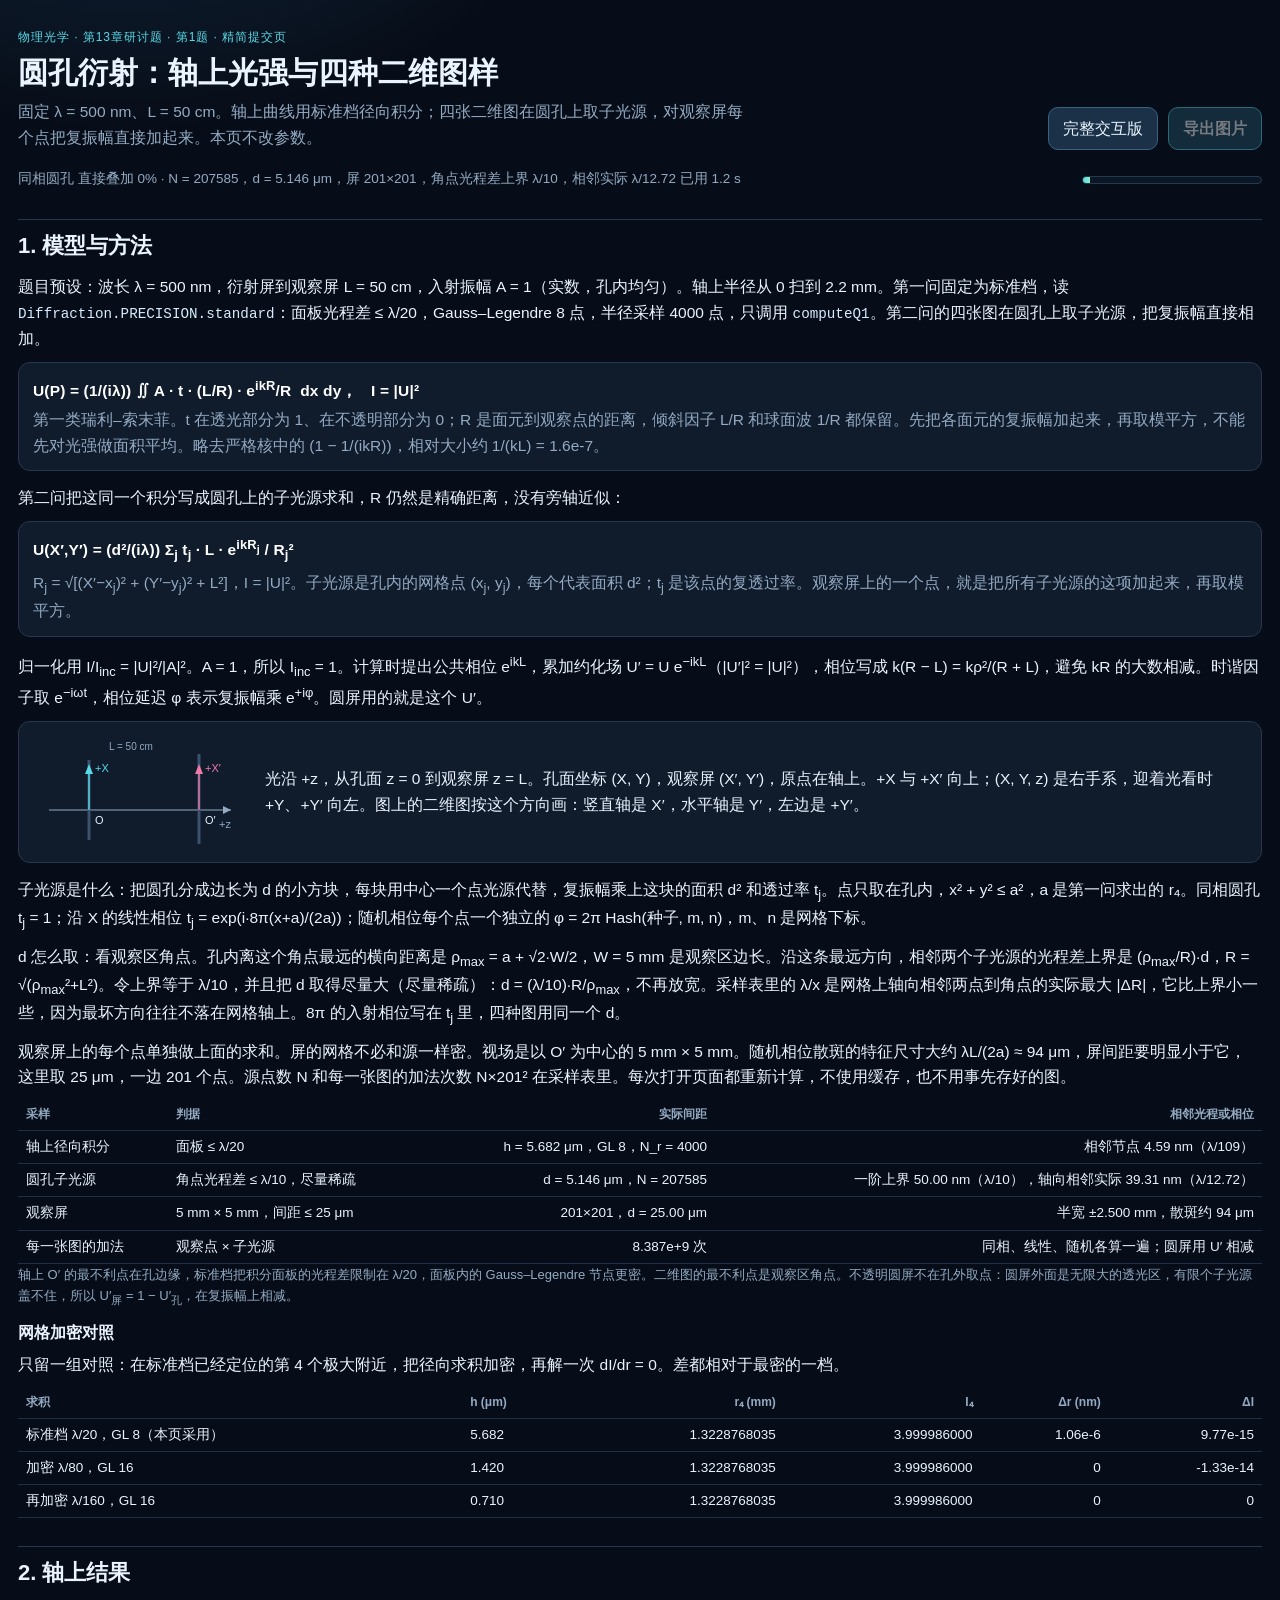
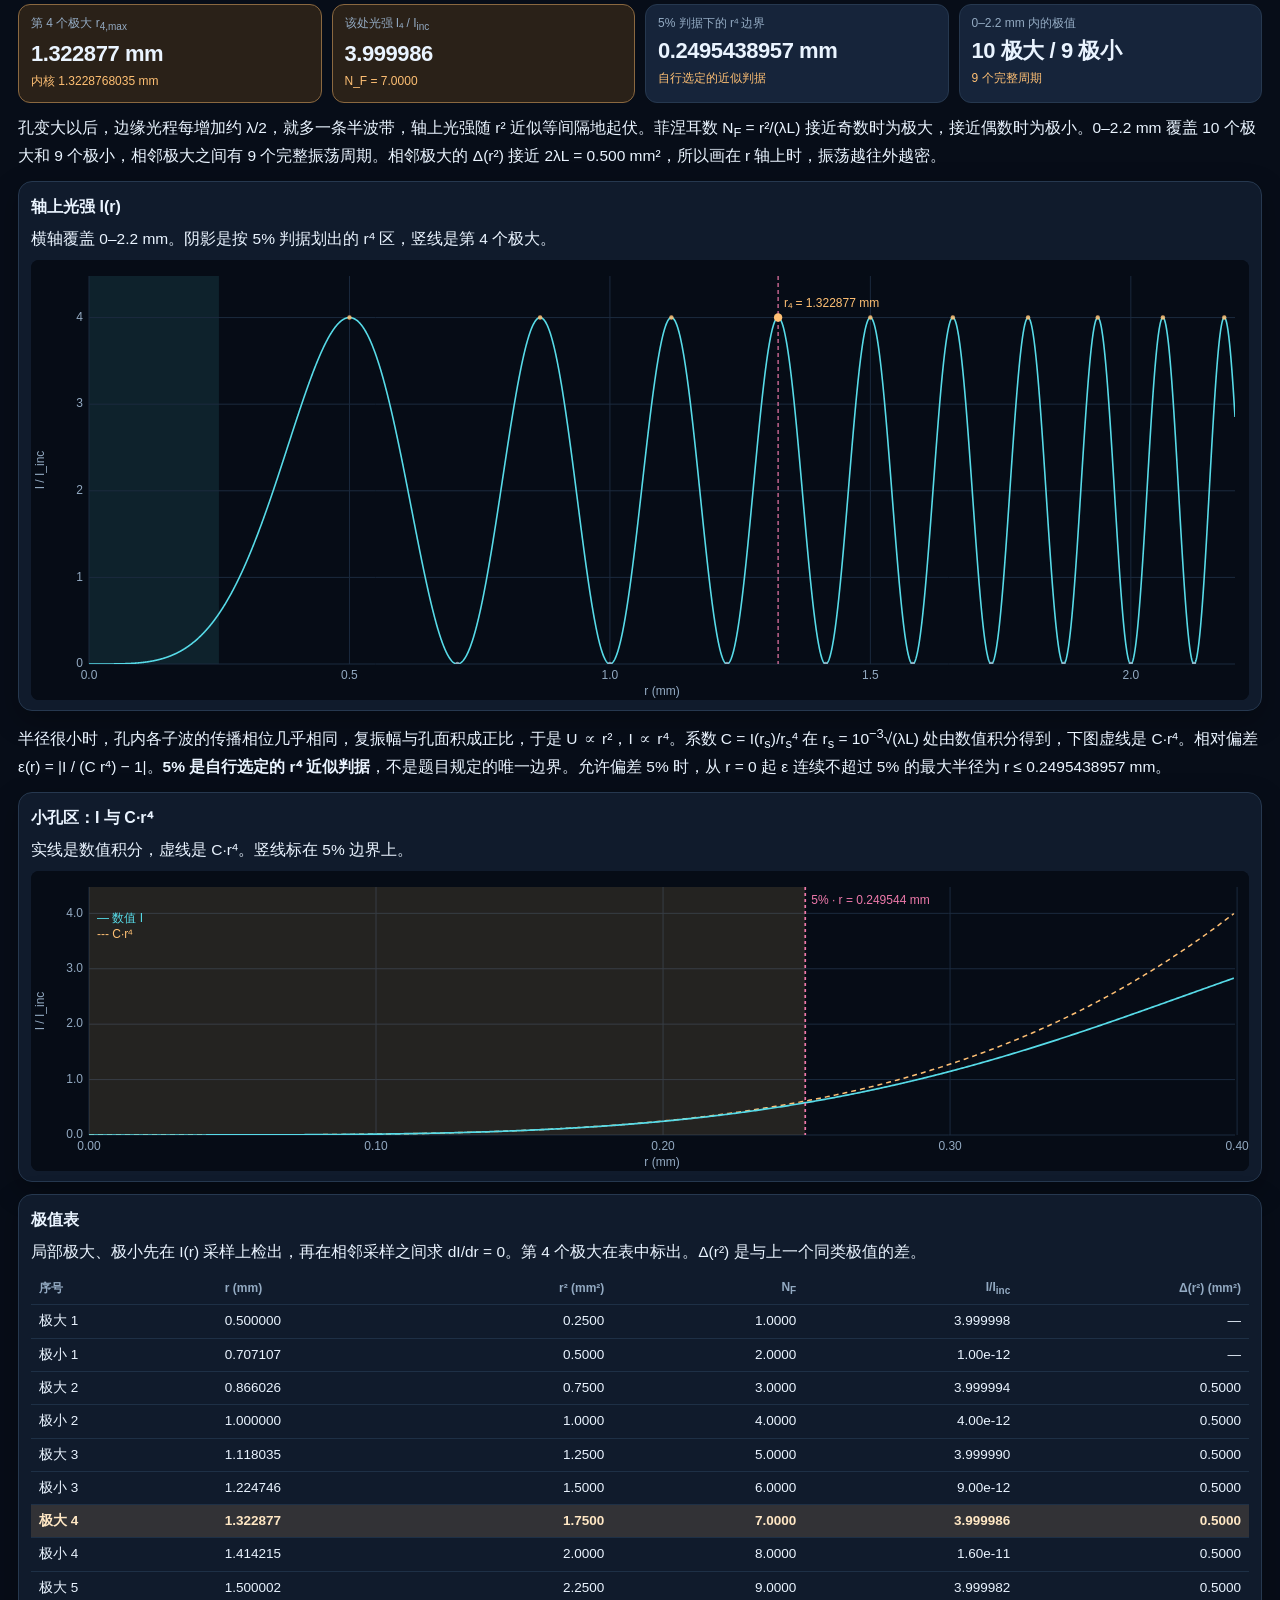
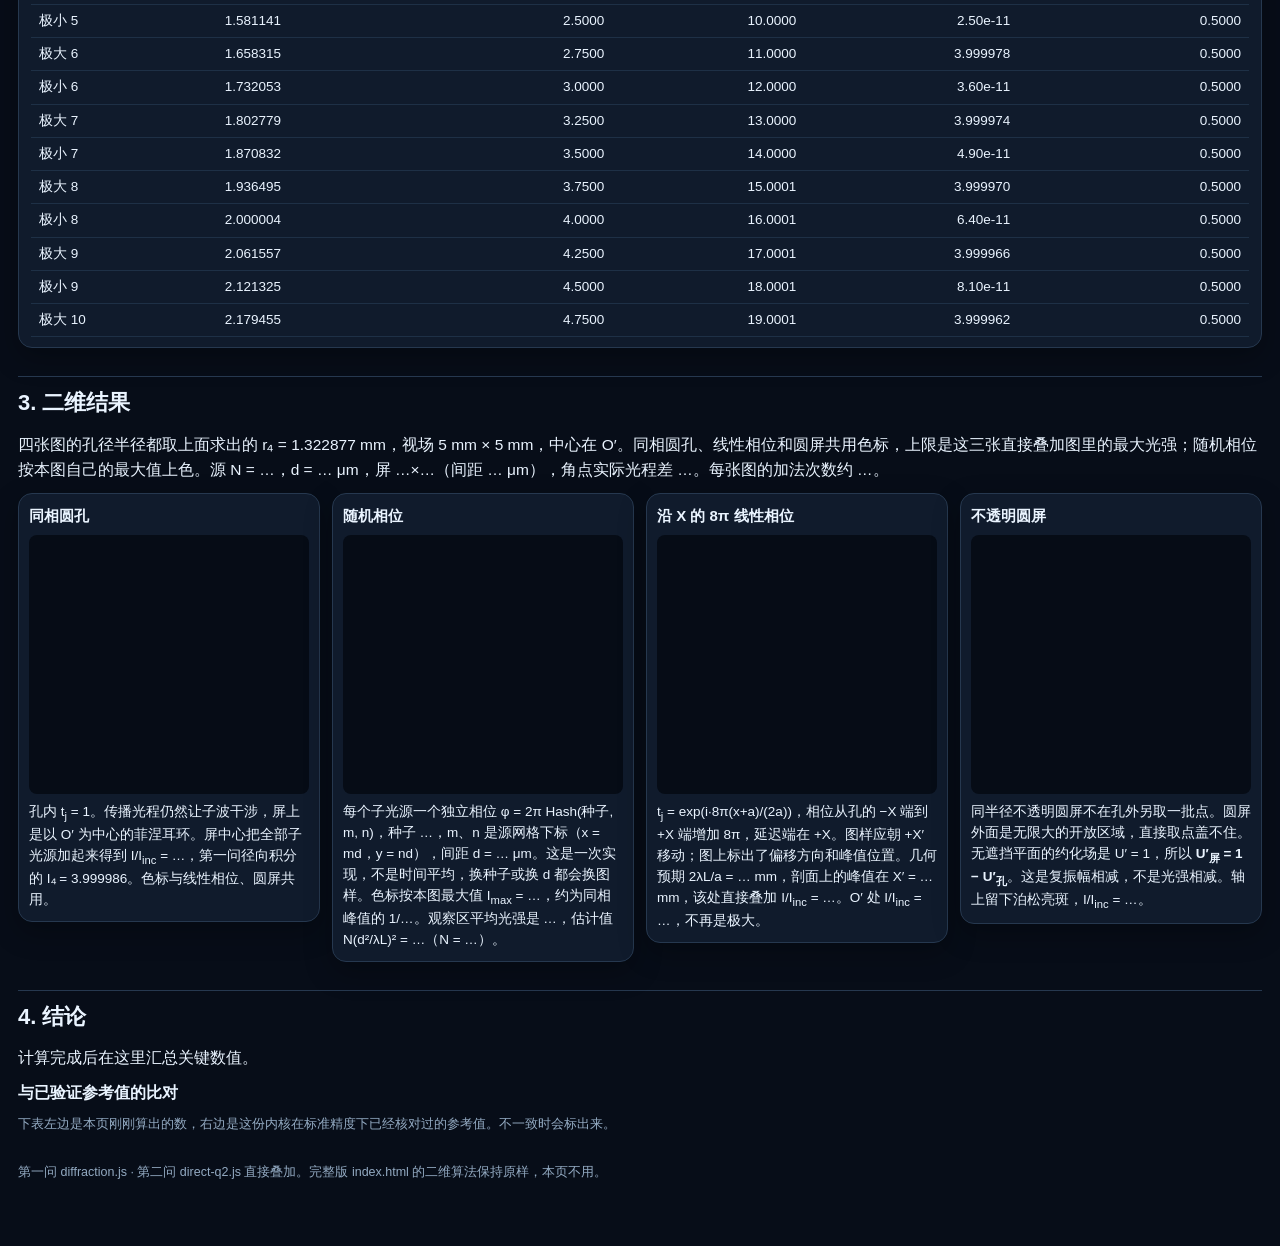
<file: submit.html>
<!doctype html>
<html lang="zh-CN">
<head>
<meta charset="utf-8">
<meta name="viewport" content="width=device-width,initial-scale=1">
<title>圆孔衍射 · 精简提交页（第13章研讨题 第1题）</title>
<link rel="icon" href="data:,">
<link rel="stylesheet" href="submit.css">
</head>
<body>
<script>
window.__submit = window.__submit || { errors: [], ready: false };
window.addEventListener('error', function (e) {
  window.__submit.errors.push(String(e.message || e));
  var b = document.getElementById('boot');
  if (b) { b.hidden = false; b.textContent = '页面出错：' + (e.message || e); }
});
</script>
<main class="wrap" id="app" aria-busy="true">
<header class="hero">
  <div>
    <p class="eyebrow">物理光学 · 第13章研讨题 · 第1题 · 精简提交页</p>
    <h1>圆孔衍射：轴上光强与四种二维图样</h1>
    <p class="lead">固定 λ = 500 nm、L = 50 cm。轴上曲线用标准档径向积分；四张二维图在圆孔上取子光源，对观察屏每个点把复振幅直接加起来。本页不改参数。</p>
  </div>
  <div class="actions">
    <a class="ghost" href="index.html">完整交互版</a>
    <button id="btnExport" type="button" disabled>导出图片</button>
  </div>
</header>
<div id="boot" class="boot" role="status">正在用标准精度计算…</div>
<div class="statusrow">
  <div id="status">正在启动计算。</div>
  <div class="bar" aria-hidden="true"><i id="prog"></i></div>
</div>

<section id="sec-model">
  <h2>1. 模型与方法</h2>
  <p>题目预设：波长 λ = 500 nm，衍射屏到观察屏 L = 50 cm，入射振幅 A = 1（实数，孔内均匀）。轴上半径从 0 扫到 2.2 mm。第一问固定为标准档，读 <code>Diffraction.PRECISION.standard</code>：面板光程差 ≤ λ/<span id="pPath">20</span>，Gauss–Legendre <span id="pGl">8</span> 点，半径采样 <span id="pNr">4000</span> 点，只调用 <code>computeQ1</code>。第二问的四张图在圆孔上取子光源，把复振幅直接相加。</p>
  <div class="formula">
    <b>U(P) = (1/(iλ)) ∬ A · t · (L/R) · e<sup>ikR</sup>/R &nbsp;dx dy，&nbsp;&nbsp; I = |U|²</b>
    <span>第一类瑞利–索末菲。t 在透光部分为 1、在不透明部分为 0；R 是面元到观察点的距离，倾斜因子 L/R 和球面波 1/R 都保留。先把各面元的复振幅加起来，再取模平方，不能先对光强做面积平均。略去严格核中的 (1 − 1/(ikR))，相对大小约 1/(kL) = <span id="vKl">…</span>。</span>
  </div>
  <p>第二问把这同一个积分写成圆孔上的子光源求和，R 仍然是精确距离，没有旁轴近似：</p>
  <div class="formula">
    <b>U(X′,Y′) = (d²/(iλ)) Σ<sub>j</sub> t<sub>j</sub> · L · e<sup>ikR<sub>j</sub></sup> / R<sub>j</sub>²</b>
    <span>R<sub>j</sub> = √[(X′−x<sub>j</sub>)² + (Y′−y<sub>j</sub>)² + L²]，I = |U|²。子光源是孔内的网格点 (x<sub>j</sub>, y<sub>j</sub>)，每个代表面积 d²；t<sub>j</sub> 是该点的复透过率。观察屏上的一个点，就是把所有子光源的这项加起来，再取模平方。</span>
  </div>
  <p>归一化用 I/I<sub>inc</sub> = |U|²/|A|²。A = 1，所以 I<sub>inc</sub> = 1。计算时提出公共相位 e<sup>ikL</sup>，累加约化场 U′ = U e<sup>−ikL</sup>（|U′|² = |U|²），相位写成 k(R − L) = kρ²/(R + L)，避免 kR 的大数相减。时谐因子取 e<sup>−iωt</sup>，相位延迟 φ 表示复振幅乘 e<sup>+iφ</sup>。圆屏用的就是这个 U′。</p>
  <div class="coords">
    <svg viewBox="0 0 220 120" role="img" aria-label="坐标示意：光沿 +z，+X 与 +X′ 向上">
      <line x1="18" y1="78" x2="200" y2="78" stroke="#93aac2" stroke-width="1.2"/>
      <polygon points="200,78 192,74 192,82" fill="#93aac2"/>
      <text x="188" y="96" fill="#93aac2" font-size="11">+z</text>
      <line x1="58" y1="28" x2="58" y2="108" stroke="#3a526d" stroke-width="3"/>
      <line x1="58" y1="78" x2="58" y2="36" stroke="#57dbe8" stroke-width="1.4"/>
      <polygon points="58,32 54,42 62,42" fill="#57dbe8"/>
      <text x="64" y="40" fill="#57dbe8" font-size="11">+X</text>
      <text x="64" y="92" fill="#eaf4ff" font-size="11">O</text>
      <line x1="168" y1="22" x2="168" y2="112" stroke="#3a526d" stroke-width="3"/>
      <line x1="168" y1="78" x2="168" y2="36" stroke="#ee79aa" stroke-width="1.4"/>
      <polygon points="168,32 164,42 172,42" fill="#ee79aa"/>
      <text x="174" y="40" fill="#ee79aa" font-size="11">+X′</text>
      <text x="174" y="92" fill="#eaf4ff" font-size="11">O′</text>
      <text x="78" y="18" fill="#93aac2" font-size="10">L = 50 cm</text>
    </svg>
    <p>光沿 +z，从孔面 z = 0 到观察屏 z = L。孔面坐标 (X, Y)，观察屏 (X′, Y′)，原点在轴上。+X 与 +X′ 向上；(X, Y, z) 是右手系，迎着光看时 +Y、+Y′ 向左。图上的二维图按这个方向画：竖直轴是 X′，水平轴是 Y′，左边是 +Y′。</p>
  </div>
  <p>子光源是什么：把圆孔分成边长为 d 的小方块，每块用中心一个点光源代替，复振幅乘上这块的面积 d² 和透过率 t<sub>j</sub>。点只取在孔内，x² + y² ≤ a²，a 是第一问求出的 r₄。同相圆孔 t<sub>j</sub> = 1；沿 X 的线性相位 t<sub>j</sub> = exp(i·8π(x+a)/(2a))；随机相位每个点一个独立的 φ = 2π Hash(种子, m, n)，m、n 是网格下标。</p>
  <p>d 怎么取：看观察区角点。孔内离这个角点最远的横向距离是 ρ<sub>max</sub> = a + √2·W/2，W = 5 mm 是观察区边长。沿这条最远方向，相邻两个子光源的光程差上界是 (ρ<sub>max</sub>/R)·d，R = √(ρ<sub>max</sub>²+L²)。令上界等于 λ/<span id="p2Path">10</span>，并且把 d 取得尽量大（尽量稀疏）：d = (λ/10)·R/ρ<sub>max</sub>，不再放宽。采样表里的 λ/x 是网格上轴向相邻两点到角点的实际最大 |ΔR|，它比上界小一些，因为最坏方向往往不落在网格轴上。8π 的入射相位写在 t<sub>j</sub> 里，四种图用同一个 d。</p>
  <p>观察屏上的每个点单独做上面的求和。屏的网格不必和源一样密。视场是以 O′ 为中心的 5 mm × 5 mm。随机相位散斑的特征尺寸大约 λL/(2a) ≈ 94 μm，屏间距要明显小于它，这里取 25 μm，一边 <span id="pNobs">201</span> 个点。源点数 N 和每一张图的加法次数 N×<span class="n-nobs">201</span>² 在采样表里。每次打开页面都重新计算，不使用缓存，也不用事先存好的图。</p>
  <div class="tablewrap">
    <table id="sampTable">
      <thead><tr><th>采样</th><th>判据</th><th>实际间距</th><th>相邻光程或相位</th></tr></thead>
      <tbody><tr><td colspan="4">计算中…</td></tr></tbody>
    </table>
  </div>
  <p class="small">轴上 O′ 的最不利点在孔边缘，标准档把积分面板的光程差限制在 λ/20，面板内的 Gauss–Legendre 节点更密。二维图的最不利点是观察区角点。不透明圆屏不在孔外取点：圆屏外面是无限大的透光区，有限个子光源盖不住，所以 U′<sub>屏</sub> = 1 − U′<sub>孔</sub>，在复振幅上相减。</p>
  <h3>网格加密对照</h3>
  <p>只留一组对照：在标准档已经定位的第 4 个极大附近，把径向求积加密，再解一次 dI/dr = 0。差都相对于最密的一档。</p>
  <div class="tablewrap">
    <table id="convTable">
      <thead><tr><th>求积</th><th>h (μm)</th><th>r₄ (mm)</th><th>I₄</th><th>Δr (nm)</th><th>ΔI</th></tr></thead>
      <tbody><tr><td colspan="6">计算中…</td></tr></tbody>
    </table>
  </div>
</section>

<section id="sec-axis">
  <h2>2. 轴上结果</h2>
  <div class="metrics">
    <div class="metric hl"><small>第 4 个极大 r<sub>4,max</sub></small><strong id="mR4">…</strong><em id="mR4s">由 I(r) 精化得到</em></div>
    <div class="metric hl"><small>该处光强 I₄ / I<sub>inc</sub></small><strong id="mI4">…</strong><em id="mI4s">先叠加复振幅再取模平方</em></div>
    <div class="metric"><small>5% 判据下的 r⁴ 边界</small><strong id="mR5">…</strong><em>自行选定的近似判据</em></div>
    <div class="metric"><small>0–2.2 mm 内的极值</small><strong id="mExt">…</strong><em id="mPer">完整振荡周期</em></div>
  </div>
  <p>孔变大以后，边缘光程每增加约 λ/2，就多一条半波带，轴上光强随 r² 近似等间隔地起伏。菲涅耳数 N<sub>F</sub> = r²/(λL) 接近奇数时为极大，接近偶数时为极小。0–2.2 mm 覆盖 <span class="n-nmax">…</span> 个极大和 <span class="n-nmin">…</span> 个极小，相邻极大之间有 <span class="n-nper">…</span> 个完整振荡周期。相邻极大的 Δ(r²) 接近 2λL = <span class="n-2ll">…</span> mm²，所以画在 r 轴上时，振荡越往外越密。</p>
  <article class="plotcard">
    <header><h3>轴上光强 I(r)</h3><p>横轴覆盖 0–2.2 mm。阴影是按 5% 判据划出的 r⁴ 区，竖线是第 4 个极大。</p></header>
    <canvas id="cAxial" role="img" aria-label="轴上光强 I(r) 曲线"></canvas>
  </article>
  <p>半径很小时，孔内各子波的传播相位几乎相同，复振幅与孔面积成正比，于是 U ∝ r²，I ∝ r⁴。系数 C = I(r<sub>s</sub>)/r<sub>s</sub>⁴ 在 r<sub>s</sub> = 10<sup>−3</sup>√(λL) 处由数值积分得到，下图虚线是 C·r⁴。相对偏差 ε(r) = |I / (C r⁴) − 1|。<strong>5% 是自行选定的 r⁴ 近似判据</strong>，不是题目规定的唯一边界。允许偏差 5% 时，从 r = 0 起 ε 连续不超过 5% 的最大半径为 r ≤ <span class="n-r5full">…</span> mm。</p>
  <article class="plotcard">
    <header><h3>小孔区：I 与 C·r⁴</h3><p>实线是数值积分，虚线是 C·r⁴。竖线标在 5% 边界上。</p></header>
    <canvas id="cR4" role="img" aria-label="小孔区 I 与 r 的四次方对照"></canvas>
  </article>
  <article class="tablecard">
    <header><h3>极值表</h3><p>局部极大、极小先在 I(r) 采样上检出，再在相邻采样之间求 dI/dr = 0。第 4 个极大在表中标出。Δ(r²) 是与上一个同类极值的差。</p></header>
    <div class="tablewrap">
      <table id="extTable">
        <thead><tr><th>序号</th><th>r (mm)</th><th>r² (mm²)</th><th>N<sub>F</sub></th><th>I/I<sub>inc</sub></th><th>Δ(r²) (mm²)</th></tr></thead>
        <tbody><tr><td colspan="7">计算中…</td></tr></tbody>
      </table>
    </div>
  </article>
</section>

<section id="sec-maps">
  <h2>3. 二维结果</h2>
  <p>四张图的孔径半径都取上面求出的 r₄ = <span class="n-r4">…</span> mm，视场 5 mm × 5 mm，中心在 O′。同相圆孔、线性相位和圆屏共用色标，上限是这三张直接叠加图里的最大光强；随机相位按本图自己的最大值上色。源 N = <span class="n-nsrc">…</span>，d = <span class="n-dsrc">…</span> μm，屏 <span class="n-nobs">…</span>×<span class="n-nobs">…</span>（间距 <span class="n-dobs">…</span> μm），角点实际光程差 <span class="n-path">…</span>。每张图的加法次数约 <span class="n-ops">…</span>。</p>
  <div class="maps">
    <article class="mapcard">
      <h3>同相圆孔</h3>
      <canvas id="cIn" class="mapcv" role="img" aria-label="同相圆孔二维光强"></canvas>
      <p>孔内 t<sub>j</sub> = 1。传播光程仍然让子波干涉，屏上是以 O′ 为中心的菲涅耳环。屏中心把全部子光源加起来得到 I/I<sub>inc</sub> = <span class="n-icenter">…</span>，第一问径向积分的 I₄ = <span class="n-i4">…</span>。色标与线性相位、圆屏共用。</p>
    </article>
    <article class="mapcard">
      <h3>随机相位</h3>
      <canvas id="cRand" class="mapcv" role="img" aria-label="逐点独立随机相位二维光强"></canvas>
      <p>每个子光源一个独立相位 φ = 2π Hash(种子, m, n)，种子 <span class="n-seed">…</span>，m、n 是源网格下标（x = md，y = nd），间距 d = <span class="n-dsrc">…</span> μm。这是一次实现，不是时间平均，换种子或换 d 都会换图样。色标按本图最大值 I<sub>max</sub> = <span class="n-imax-rand">…</span>，约为同相峰值的 1/<span class="n-inv">…</span>。观察区平均光强是 <span class="n-imean">…</span>，估计值 N(d²/λL)² = <span class="n-imodel">…</span>（N = <span class="n-nsrc">…</span>）。</p>
    </article>
    <article class="mapcard">
      <h3>沿 X 的 8π 线性相位</h3>
      <canvas id="cLin" class="mapcv" role="img" aria-label="8π 线性相位二维光强"></canvas>
      <p>t<sub>j</sub> = exp(i·8π(x+a)/(2a))，相位从孔的 −X 端到 +X 端增加 8π，延迟端在 +X。图样应朝 +X′ 移动；图上标出了偏移方向和峰值位置。几何预期 2λL/a = <span class="n-geom">…</span> mm，剖面上的峰值在 X′ = <span class="n-peak">…</span> mm，该处直接叠加 I/I<sub>inc</sub> = <span class="n-ishift">…</span>。O′ 处 I/I<sub>inc</sub> = <span class="n-ilin0">…</span>，不再是极大。</p>
    </article>
    <article class="mapcard">
      <h3>不透明圆屏</h3>
      <canvas id="cDisk" class="mapcv" role="img" aria-label="不透明圆屏与泊松亮斑"></canvas>
      <p>同半径不透明圆屏不在孔外另取一批点。圆屏外面是无限大的开放区域，直接取点盖不住。无遮挡平面的约化场是 U′ = 1，所以 <strong>U′<sub>屏</sub> = 1 − U′<sub>孔</sub></strong>。这是复振幅相减，不是光强相减。轴上留下泊松亮斑，I/I<sub>inc</sub> = <span class="n-idisk">…</span>。</p>
    </article>
  </div>
</section>

<section id="sec-end">
  <h2>4. 结论</h2>
  <p id="conclusion">计算完成后在这里汇总关键数值。</p>
  <h3>与已验证参考值的比对</h3>
  <p class="small">下表左边是本页刚刚算出的数，右边是这份内核在标准精度下已经核对过的参考值。不一致时会标出来。</p>
  <ul id="checks" class="checks"></ul>
</section>

<footer id="foot">第一问 diffraction.js · 第二问 direct-q2.js 直接叠加。完整版 index.html 的二维算法保持原样，本页不用。</footer>
</main>
<script src="diffraction.js"></script>
<script src="direct-q2.js"></script>
<script src="jobs.js"></script>
<script src="submit.js"></script>
</body>
</html>
</file>
<file: styles.css>
/* 视觉系统沿用参考工程（高端款）：深色科研演示风格 */
:root{color-scheme:dark;--bg:#070d18;--panel:#101b2c;--panel2:#16243a;--line:#26384f;--text:#eaf4ff;--muted:#93aac2;--cyan:#57dbe8;--pink:#ee79aa;--amber:#ffc074;--green:#74e3a8}
*{box-sizing:border-box}
[hidden]{display:none!important}
.boot{position:fixed;left:0;right:0;top:0;z-index:99;padding:9px 16px;font:600 13px/1.5 "Microsoft YaHei",sans-serif;
  background:linear-gradient(90deg,#123047,#16243a);color:#cfe6f5;border-bottom:1px solid #345e72}
.boot.err{background:linear-gradient(90deg,#4a1220,#2a0d18);color:#ffd7e3;border-bottom-color:#8a2b46;white-space:pre-wrap}
.boot.ok{background:transparent;color:#5d7a95;border:0;pointer-events:none}
.boothide{opacity:0;transition:opacity .4s;visibility:hidden}
.stamp{text-align:right;padding:2px 10px 8px;font:11px/1.4 Consolas,monospace;color:#4d6a86}
body{margin:0;background:radial-gradient(circle at 12% -8%,#1b3a58 0,transparent 40rem),var(--bg);color:var(--text);font:14px/1.6 "Segoe UI","Microsoft YaHei",sans-serif}
button,input,select{font:inherit}button{cursor:pointer}
button:disabled{cursor:not-allowed;opacity:.45}
button:focus-visible,input:focus-visible,select:focus-visible,summary:focus-visible{outline:2px solid var(--cyan);outline-offset:3px}
.app{max-width:1640px;margin:0 auto;padding:22px}
.hero{display:flex;justify-content:space-between;align-items:flex-start;gap:18px;margin-bottom:18px}
.eyebrow{font-size:11px;font-weight:800;letter-spacing:.16em;color:var(--cyan)}
h1{font-size:clamp(23px,2.5vw,34px);line-height:1.2;margin:6px 0 8px}
.hero p{max-width:1000px;color:var(--muted);margin:0}
.thesis{border-left:3px solid var(--cyan);padding:8px 0 8px 14px;margin:14px 0 0;color:#cfe2f2;max-width:1000px}
.thesis b{color:var(--cyan)}
.hero-side{flex:none;padding-top:22px}
.preset-chip{border:1px solid #2f6a5a;background:#0f2a2a;color:var(--green);border-radius:20px;padding:5px 13px;font-size:12px;font-weight:700;white-space:nowrap}
.preset-chip.off{border-color:#7a5a2a;background:#2a1f10;color:var(--amber)}
.tabs{display:flex;gap:6px;margin:0 0 14px;flex-wrap:wrap}
.tabs button{background:var(--panel);border:1px solid var(--line);color:var(--text);border-radius:9px;padding:9px 18px;font-weight:600}
.tabs button[aria-selected=true]{background:var(--cyan);border-color:var(--cyan);color:#07111c}
.workspace{display:grid;grid-template-columns:minmax(0,1fr) 300px;gap:16px;align-items:start}
.workspace.single{grid-template-columns:minmax(0,1fr)}
.maincol{min-width:0}
.metrics{display:grid;grid-template-columns:repeat(4,1fr);gap:9px;margin-bottom:11px}
.metric{background:var(--panel);border:1px solid var(--line);border-radius:10px;padding:10px 13px;min-width:0}
.metric small{color:var(--muted);display:block;font-size:11px}
.metric strong{display:block;font-size:20px;font-variant-numeric:tabular-nums;line-height:1.35;white-space:nowrap;overflow:hidden;text-overflow:ellipsis}
.metric em{font-size:10.5px;color:var(--muted);font-style:normal;display:block;line-height:1.4;overflow-wrap:anywhere}
#q2metrics .metric em{min-height:2.8em}
.metric.hl{border-color:#5b4a2a;background:linear-gradient(115deg,#1d1a14,#101b2c)}
.metric.hl strong{color:var(--amber)}
.concept{border:1px solid #33586d;background:linear-gradient(115deg,#112c42,#141f36);border-radius:11px;padding:12px 16px;margin-bottom:11px}
.concept .badge{font-size:11px;color:var(--cyan);letter-spacing:.08em;font-weight:700}
.concept h2{font-size:16px;margin:2px 0}
.concept p{margin:0;color:#c6d7e7;font-size:13px}
.statusbar{display:flex;align-items:center;gap:10px;flex-wrap:wrap;background:var(--panel);border:1px solid var(--line);border-radius:10px;padding:7px 12px;margin-bottom:11px;font-size:12px}
.qbadge{font-weight:800;font-size:11.5px;letter-spacing:.06em;border-radius:6px;padding:2px 9px;border:1px solid var(--line);color:var(--muted)}
.qbadge.precise{background:#0f2f25;border-color:#2f7a5a;color:var(--green)}
.qbadge.preview{background:#2d2210;border:1px dashed var(--amber);color:var(--amber)}
.qbadge.busy{background:#10263a;border-color:#2f6a8a;color:var(--cyan)}
.qbadge.error{background:#3a1220;border-color:#8a2b46;color:#ffb3c9}
.stag{color:#c7d7e6;font-family:Consolas,monospace;font-size:11.5px;flex:1 1 300px;min-width:0}
.progress{width:120px;height:6px;border-radius:6px;background:#0b1626;overflow:hidden;border:1px solid var(--line)}
.progress i{display:block;height:100%;width:0;background:linear-gradient(90deg,#2f7ff0,var(--cyan));transition:width .12s}
.stext{color:var(--muted);min-width:90px;font-variant-numeric:tabular-nums}
.btn-ghost{background:var(--panel2);border:1px solid var(--line);color:var(--text);border-radius:7px;padding:5px 11px;font-size:12px;font-weight:600}
.btn-ghost:hover:not(:disabled){border-color:var(--cyan);color:#fff}
.filebtn{display:inline-block;cursor:pointer}
.wide{background:var(--panel);border:1px solid var(--line);border-radius:11px;overflow:hidden;margin-bottom:10px}
.plothead{display:flex;justify-content:space-between;align-items:flex-start;gap:12px;padding:10px 12px 8px}
.plothead h3,.card h3{margin:0;font-size:14.5px}
.plothead p,.card header p{color:var(--muted);font-size:11px;margin:3px 0 0;line-height:1.4}
.tools{display:flex;gap:8px;align-items:center;flex:none}
.main-canvas{display:block;width:100%;height:540px;background:#060c16;touch-action:none;cursor:crosshair}
.legendrow{display:flex;flex-wrap:wrap;align-items:center;gap:4px 16px;padding:6px 12px 9px}
.check{display:flex;align-items:center;gap:7px;font-size:12px;margin:0;color:var(--muted);cursor:pointer}
.check input{accent-color:var(--cyan)}
.sw{display:inline-block;width:16px;height:4px;border-radius:2px}
.sw.dash{height:0;border-top:2px dashed;background:none}
.legend{font-size:11px;color:var(--muted)}
.three{display:grid;grid-template-columns:repeat(3,minmax(0,1fr));gap:10px;margin-bottom:10px}
.card{background:var(--panel);border:1px solid var(--line);border-radius:11px;overflow:hidden;min-width:0;display:flex;flex-direction:column}
.card header{padding:10px 12px 8px;min-height:74px}
.c-r4{display:block;width:100%;height:210px;background:#060c16;touch-action:none;cursor:crosshair}
.c-err{display:block;width:100%;height:132px;background:#060c16;border-top:1px solid var(--line);touch-action:none;cursor:crosshair}
.c-sq{display:block;width:100%;height:342px;background:#060c16}
.cardfoot{padding:7px 12px 9px;font-size:11.5px;color:#c7d7e6;border-top:1px solid var(--line);font-variant-numeric:tabular-nums;margin-top:auto}
.cardfoot b{color:var(--cyan)}
.tablewrap{overflow:auto;max-height:420px;padding:0 12px 4px}
table{border-collapse:collapse;width:100%;margin-top:4px;font-size:12px}
th,td{border:1px solid var(--line);padding:4px 8px;text-align:left}
th{background:var(--panel2);color:#cfe2f2;position:sticky;top:0;font-weight:600}
td.num{font-variant-numeric:tabular-nums;font-family:Consolas,monospace;text-align:right}
#extTable tbody tr{cursor:pointer}
#extTable tbody tr:hover{background:#15283f}
#extTable tbody tr.max td:nth-child(2){color:var(--amber);font-weight:700}
#extTable tbody tr.min td:nth-child(2){color:var(--cyan);font-weight:700}
#extTable tbody tr.fourth{background:#2a2112}
#extTable tbody tr.fourth td{border-color:#6b5428}
#extTable tbody tr.cur{outline:2px solid var(--cyan);outline-offset:-2px}
.exportbar{display:flex;flex-wrap:wrap;gap:8px;align-items:center;background:var(--panel);border:1px solid var(--line);border-radius:10px;padding:8px 12px;margin-bottom:6px}
.side{background:var(--panel);border:1px solid var(--line);border-radius:11px;padding:15px;position:sticky;top:12px;max-height:calc(100vh - 24px);overflow:auto}
.side h2{margin:0 0 12px;font-size:16px}
.control{margin:0 0 13px}
.control label{display:flex;justify-content:space-between;gap:8px;color:#c7d7e6}
.control output{color:var(--cyan);font-weight:700;font-variant-numeric:tabular-nums}
.control input[type=range]{display:block;width:100%;accent-color:var(--cyan);margin:7px 0 0}
.ends{display:flex;justify-content:space-between;color:var(--muted);font-size:10px}
.numrow{display:flex;gap:6px;align-items:center;margin-top:6px}
.numrow input{flex:1;min-width:0;background:#0b1626;border:1px solid var(--line);border-radius:7px;color:var(--text);padding:5px 8px;font-family:Consolas,monospace;font-variant-numeric:tabular-nums}
.numrow .unit{color:var(--muted);font-size:12px}
.btn-mini{background:var(--panel2);border:1px solid var(--line);color:var(--text);border-radius:6px;padding:4px 7px;font-size:11px}
.btn-mini:hover{border-color:var(--cyan)}
.btn-primary{display:block;width:100%;margin-top:6px;background:var(--cyan);color:#07111c;border:0;border-radius:8px;padding:10px 14px;font-weight:700;font-size:13px;transition:filter .15s}
.btn-primary:hover:not(:disabled){filter:brightness(1.1)}
.btn-primary.inline{display:inline-block;width:auto;margin:0}
.btn-primary.locked{background:var(--amber)}
.btn-secondary{display:block;width:100%;margin-top:8px;background:var(--panel2);color:var(--text);border:1px solid var(--cyan);border-radius:8px;padding:8px 14px;font-weight:700;font-size:13px}
.btn-secondary:hover{background:#1c3350}
.lockinfo{font-size:11px;color:var(--muted);margin:5px 0 0;line-height:1.45}
.lockinfo b{color:var(--amber)}
.segwrap{margin:14px 0 12px}
.segwrap>label{display:block;font-size:12px;color:var(--muted);margin-bottom:6px;font-weight:600}
.seg{display:flex;flex-wrap:wrap;gap:6px}
.seg button{flex:1 1 0;min-width:52px;background:var(--panel2);border:1px solid var(--line);color:var(--text);border-radius:8px;padding:7px 10px;font-size:12px;font-weight:600;line-height:1.35;transition:background .15s,border-color .15s,color .15s}
.seg button:hover{border-color:var(--cyan);color:#fff}
.seg button.on{background:var(--cyan);border-color:var(--cyan);color:#07111c}
.seg-sm{flex-wrap:nowrap}.seg-sm button{padding:4px 9px;min-width:0;font-size:11.5px;white-space:nowrap;flex:none}
.hint{font-size:10.5px;color:var(--muted);margin-top:5px;line-height:1.45}
.ext{border:1px solid var(--line);border-radius:9px;padding:6px 10px;margin:4px 0 12px;background:#0d1828}
.ext summary{cursor:pointer;font-size:12.5px;color:#c7d7e6;font-weight:600}
.ext[open] summary{margin-bottom:10px}
.warn{background:#2d2210;border:1px solid #7a5a2a;color:var(--amber);border-radius:8px;padding:7px 9px;font-size:11.5px;margin-bottom:8px}
.sideinfo{border-top:1px solid var(--line);padding-top:10px;font-size:11.5px;display:grid;gap:4px}
.sideinfo div{display:flex;justify-content:space-between;gap:8px}
.sideinfo span{color:var(--muted)}
.sideinfo b{color:#d5edfb;font-weight:600;text-align:right}
.details{margin-top:14px}
.details details{background:var(--panel);border:1px solid var(--line);border-radius:11px;padding:4px 14px;margin-bottom:9px}
.details summary{cursor:pointer;font-size:15px;font-weight:700;padding:8px 0}
.details details[open]{padding-bottom:12px}
.columns{display:grid;grid-template-columns:1fr 1fr 1fr;gap:12px;margin-top:4px}
.columns.two-col{grid-template-columns:1fr 1fr}
.box{background:var(--panel2);border:1px solid var(--line);border-radius:9px;padding:11px 14px}
.box b{display:block;margin-bottom:4px;color:var(--text)}
.box p{font-size:12.5px;margin:0;color:#c6d7e7}
.box p b{display:inline;color:var(--cyan)}
.formula{margin-top:10px;padding:9px 14px;border:1px solid var(--line);border-radius:9px;background:var(--panel2);font-size:12.5px}
.formula b{font-family:"Cambria Math","Times New Roman",serif;font-size:15px;color:#d9eefb;font-weight:500}
.formula .note{display:block;color:var(--muted);font-size:12px;margin-top:4px}
.formula .note b{font-family:inherit;font-size:inherit;color:#d9eefb;font-weight:700}
.coordsvg{display:block;width:100%;max-width:760px;margin:10px auto 0;background:#060c16;border:1px solid var(--line);border-radius:9px}
.muted{color:var(--muted)}
.small{font-size:11.5px!important}
code{color:#d5edfb;font-family:Consolas,monospace}
.convbar{display:flex;gap:12px;align-items:center;flex-wrap:wrap;margin:4px 0 8px}
#convOut h4{margin:12px 0 2px;font-size:13px;color:var(--cyan)}
#convOut p{margin:2px 0 4px;font-size:12px;color:var(--muted)}
.good{color:var(--green)}.bad{color:#ff8fb0}
.footer{margin-top:18px;color:var(--muted);font-size:11px}
/* 未应用编辑 */
.pendingbar{display:flex;align-items:center;gap:10px;flex-wrap:wrap;background:#2d2210;border:1px solid #7a5a2a;color:#ffe0b5;border-radius:10px;padding:7px 12px;margin:-4px 0 11px;font-size:12px}
.pendingbar b{color:var(--amber)}
.pend-state{display:inline-block;font-weight:800;font-size:11px;letter-spacing:.06em;border:1px dashed var(--amber);color:var(--amber);border-radius:6px;padding:0 7px;margin-right:6px}
.pend-state.busy{border-style:solid;border-color:#2f6a8a;color:var(--cyan)}
.pend-btns{display:flex;gap:6px;margin-left:auto}
.btn-ghost.amber{border-color:var(--amber);color:var(--amber)}
.pending-edit{outline:2px dashed var(--amber)!important;outline-offset:2px}
.badtxt{color:#ff8fb0;font-weight:700}.warntxt{color:var(--amber)}.dim{color:var(--muted)}
/* 半径参数扫描 */
.scanbox{border:1px solid #2f5a72;background:#0d1d2e;border-radius:9px;padding:8px 10px;margin:0 0 10px}
.scanhead{display:flex;justify-content:space-between;align-items:center;font-size:12.5px;margin-bottom:6px}
.scanstate{font-size:11px;font-weight:800;border:1px solid var(--line);border-radius:6px;padding:0 7px;color:var(--muted)}
.scanstate.on{border-color:var(--green);color:var(--green)}.scanstate.paused{border-color:var(--amber);color:var(--amber)}
.scanbtns{display:grid;grid-template-columns:1fr 1fr;gap:5px}
.scanbtns .btn-mini{padding:5px 4px;font-size:11.5px;white-space:nowrap}
.scanbtns .btn-mini:disabled{opacity:.4}
.scanopts{display:flex;gap:8px;flex-wrap:wrap;margin-top:6px;font-size:11px;color:var(--muted)}
.scanopts select{background:#0b1626;color:var(--text);border:1px solid var(--line);border-radius:6px;font-size:11px;padding:2px 4px}
.scaninfo{font-size:11.5px;color:#c7d7e6;margin-top:6px;font-variant-numeric:tabular-nums;line-height:1.45}
.scaninfo b{color:var(--cyan)}
.hint b{color:#c7d7e6}
@media(max-width:1380px){.three{grid-template-columns:1fr 1fr}.three .card:first-child{grid-column:1/-1}}
/* 中等宽度（如 1080 px）：保持两栏，控制栏变窄并始终 sticky，半径控件与图形同时可见 */
@media(max-width:1180px){
  .app{padding:14px}
  .workspace{grid-template-columns:minmax(0,1fr) 262px;gap:12px}
  .side{padding:12px;top:8px;max-height:calc(100vh - 16px)}
  .hero{margin-bottom:10px}.hero p{font-size:13px}.thesis{margin-top:8px;padding:5px 0 5px 12px;font-size:13px}
  h1{font-size:22px}
  .main-canvas{height:470px}
  .metric strong{font-size:18px}
}
@media(max-width:1000px){.metrics{grid-template-columns:repeat(2,1fr)}}
/* 窄屏（< 860 px）：单栏；控制栏移到最上方，作为可滚动的 sticky 顶栏（≤ 45% 屏高），下面的图形仍可见 */
@media(max-width:860px){
  .workspace{grid-template-columns:1fr}
  .side{order:-1;position:sticky;top:0;z-index:30;max-height:42vh;overflow:auto;box-shadow:0 6px 18px rgba(0,0,0,.45)}
  .side h2{display:none}
  .main-canvas{height:400px}
  /* 跳转/滚动到图形时，让图形落在 sticky 控制顶栏的下方，而不是被它遮住 */
  .plotcard,.three,.card,.tablecard{scroll-margin-top:calc(42vh + 10px)}
}
@media(max-width:820px){.app{padding:13px}.hero{display:block}.three{grid-template-columns:1fr}.columns,.columns.two-col{grid-template-columns:1fr}.plothead{flex-direction:column}}

/* ========== 第二问 ========== */
.seg-vert{flex-direction:column}
.seg-vert button{flex:none;width:100%;text-align:left;padding:8px 10px}
.q2grid{display:grid;grid-template-columns:minmax(0,1.4fr) minmax(260px,0.7fr);gap:10px;margin-bottom:10px;align-items:stretch}
.q2mapcard,.q2apcard{margin-bottom:0}
.q2mapwrap{display:grid;grid-template-columns:minmax(0,1fr) 100px;gap:0;background:#060c16}
.q2-map{display:block;width:100%;height:480px;background:#060c16;touch-action:none;cursor:crosshair;outline:none}
.q2-map:focus-visible{box-shadow:inset 0 0 0 2px var(--cyan)}
.q2-bar{display:block;width:100px;height:480px;background:#060c16;border-left:1px solid var(--line)}
.q2-ap{display:block;width:100%;height:480px;background:#060c16}
.q2cuts{display:grid;grid-template-columns:1fr 1fr;gap:10px;margin-bottom:10px}
.q2-cut{display:block;width:100%;height:220px;background:#060c16;touch-action:none;cursor:crosshair}
.q2cmp{display:grid;grid-template-columns:minmax(0,1fr) minmax(0,1fr) 100px;gap:8px;padding:0 12px 8px}
.q2-cmpbar{display:block;width:100px;height:320px;background:#060c16}
.q2tools{flex-wrap:wrap;justify-content:flex-end;flex:0 1 auto}
.q2-cmp{display:block;width:100%;height:320px;background:#060c16}
.q2apcard header{min-height:auto}
@media(max-width:1180px){
  .q2-map,.q2-bar,.q2-ap{height:400px}
}
@media(max-width:1000px){
  .q2grid{grid-template-columns:1fr}
  .q2-map,.q2-bar,.q2-ap{height:380px}
  .q2cuts{grid-template-columns:1fr}
}

/* ========== 交互轮：小屏排版 ========== */
@media(max-width:860px){
  .stamp{display:none}
  .hero p{font-size:12px}.thesis{display:none}
  h1{font-size:19px;margin:4px 0}
  .hero-side{padding-top:6px}
  .tabs{flex-wrap:nowrap}.tabs button{flex:1 1 0;padding:7px 8px;font-size:13px;min-width:0}
  .side{max-height:40vh;padding:10px 12px}
  .scanbtns{grid-template-columns:repeat(3,minmax(0,1fr))}
  #q2caseSeg{display:grid;grid-template-columns:1fr 1fr}
  #q2caseSeg button{white-space:normal}
  .q2cmp{grid-template-columns:minmax(0,1fr) minmax(0,1fr)}
  .q2-cmpbar{grid-column:1/-1;width:100%;height:120px}
  .q2-cmp{height:280px}
  .card,canvas,.metrics,.statusbar{scroll-margin-top:calc(40vh + 18px)}  /* 跳转 / 聚焦时不被吸顶控制栏挡住 */
}
@media(max-width:560px){
  .app{padding:9px}
  .scanbtns{grid-template-columns:1fr 1fr}
  .metrics{gap:6px}.metric{padding:7px 9px}.metric strong{font-size:16px}
  .statusbar{gap:6px;padding:6px 8px}.stag{flex-basis:100%}
  .q2mapwrap{grid-template-columns:minmax(0,1fr) 84px}.q2-bar{width:84px}
  .q2-map,.q2-bar{height:320px}.q2-ap{height:300px}
  .q2cmp{grid-template-columns:1fr}.q2-cmp{height:300px}
  .exportbar .legend{flex-basis:100%}
  .seg-sm{flex-wrap:wrap}
  .main-canvas{height:360px}
}
</file>
<file: submit.css>
/* submit.css — 精简提交页。不加载 styles.css，避免带上完整版的交互控件样式。 */
:root {
  color-scheme: dark;
  --bg: #070d18;
  --panel: #101b2c;
  --panel2: #16243a;
  --line: #26384f;
  --text: #eaf4ff;
  --muted: #93aac2;
  --cyan: #57dbe8;
  --pink: #ee79aa;
  --amber: #ffc074;
  --green: #74e3a8;
  --shadow: 0 10px 28px rgba(0, 0, 0, .28);
}
* { box-sizing: border-box; }
html, body { margin: 0; }
body {
  background:
    radial-gradient(circle at 10% -10%, #1b3a58 0, transparent 36rem),
    var(--bg);
  color: var(--text);
  font: 15.5px/1.65 "Segoe UI", "Microsoft YaHei", "WenQuanYi Micro Hei", "Noto Sans CJK SC", sans-serif;
}
a { color: var(--cyan); text-decoration-thickness: 1px; text-underline-offset: 3px; }
a:hover { color: #b8f6ff; }
code { font-family: Consolas, "WenQuanYi Micro Hei Mono", ui-monospace, monospace; font-size: .92em; color: #d7ecff; }

.wrap { max-width: 1360px; margin: 0 auto; padding: 28px 18px 64px; }
.boot {
  margin: 0 auto 14px; max-width: 1180px; padding: 10px 14px;
  background: #14283c; border: 1px solid var(--line); border-radius: 10px; color: var(--amber);
}
.boot[hidden] { display: none; }

.hero { display: flex; justify-content: space-between; gap: 24px; align-items: flex-end; margin-bottom: 18px; }
.eyebrow { color: var(--cyan); letter-spacing: .08em; font-size: 12px; text-transform: none; margin: 0 0 6px; }
h1 { font-size: 30px; line-height: 1.25; margin: 0 0 8px; font-weight: 680; }
.lead { margin: 0; color: var(--muted); max-width: 46rem; }
.actions { display: flex; gap: 10px; align-items: center; flex-shrink: 0; }
button, .ghost {
  font: inherit; color: var(--text); background: #1a3148; border: 1px solid #3a6280;
  border-radius: 10px; padding: 8px 14px; cursor: pointer;
}
button:hover:not(:disabled), .ghost:hover { border-color: var(--cyan); color: white; }
button:disabled { opacity: .45; cursor: not-allowed; }
#btnExport { background: #245066; border-color: var(--cyan); color: white; font-weight: 650; }
.ghost { text-decoration: none; display: inline-block; }

.statusrow { display: flex; gap: 12px; align-items: center; margin: 8px 0 18px; }
#status { flex: 1; color: var(--muted); font-size: 13.5px; min-height: 1.4em; }
.bar { width: 180px; height: 8px; border-radius: 99px; background: #0c1726; border: 1px solid var(--line); overflow: hidden; flex-shrink: 0; }
.bar > i { display: block; height: 100%; width: 0; background: linear-gradient(90deg, var(--cyan), #8cf0c2); transition: width .25s ease; }

section { margin: 28px 0 8px; }
h2 { font-size: 22px; margin: 0 0 10px; padding-top: 8px; border-top: 1px solid var(--line); }
h3 { font-size: 16px; margin: 0 0 6px; }
p { margin: 0 0 10px; }
.muted { color: var(--muted); }
.small { font-size: 13px; color: var(--muted); }

.formula {
  background: var(--panel); border: 1px solid var(--line); border-radius: 12px;
  padding: 12px 14px; margin: 10px 0 14px; overflow-x: auto;
}
.formula b { font-weight: 650; color: #fff; letter-spacing: .01em; }
.formula > span { display: block; color: var(--muted); margin-top: 4px; }

.coords {
  display: grid; grid-template-columns: 220px 1fr; gap: 14px; align-items: center;
  background: var(--panel); border: 1px solid var(--line); border-radius: 12px; padding: 10px 12px; margin: 10px 0 14px;
}
.coords svg { width: 100%; height: auto; }
.coords p { margin: 0; }

.card, .plotcard, .tablecard {
  background: var(--panel); border: 1px solid var(--line); border-radius: 14px;
  box-shadow: var(--shadow); padding: 12px 12px 10px; margin: 12px 0;
}
.plotcard header, .tablecard header, .card > header { margin-bottom: 8px; }
.plotcard header p, .tablecard header p, .card > header p { margin: 0; }

canvas { display: block; width: 100%; background: #060c16; border-radius: 8px; }
#cAxial { height: 440px; }
#cR4 { height: 300px; }

.metrics { display: grid; grid-template-columns: repeat(4, 1fr); gap: 10px; margin: 12px 0; }
.metric { background: var(--panel2); border: 1px solid var(--line); border-radius: 12px; padding: 10px 12px; }
.metric.hl { border-color: #8a6840; background: #2a2118; }
.metric small { display: block; color: var(--muted); font-size: 12px; line-height: 1.35; }
.metric strong { display: block; font-size: 22px; font-variant-numeric: tabular-nums; letter-spacing: -.02em; margin-top: 2px; }
.metric em { display: block; font-style: normal; color: var(--amber); font-size: 12px; font-variant-numeric: tabular-nums; }

.tablewrap { overflow-x: auto; }
table { width: 100%; border-collapse: collapse; font-variant-numeric: tabular-nums; font-size: 13.5px; }
th, td { text-align: right; padding: 5px 8px; border-bottom: 1px solid #1e3046; white-space: nowrap; }
th:first-child, td:first-child, th:nth-child(2), td:nth-child(2) { text-align: left; }
th { color: var(--muted); font-weight: 600; font-size: 12px; }
tr.hl td { background: rgba(255, 192, 116, .14); color: #ffe7c4; font-weight: 700; }
.pass { color: var(--green); }
.fail { color: var(--pink); }

.maps { display: grid; grid-template-columns: repeat(4, 1fr); gap: 12px; align-items: start; }
.mapcard { background: var(--panel); border: 1px solid var(--line); border-radius: 14px; padding: 10px; box-shadow: var(--shadow); }
.mapcard h3 { font-size: 15px; }
.mapcv { aspect-ratio: 1.08 / 1; height: auto; }
.mapcard p { font-size: 13.5px; line-height: 1.55; margin: 8px 0 0; }

.checks { list-style: none; padding: 0; margin: 8px 0 0; }
.checks li { padding: 3px 0; font-variant-numeric: tabular-nums; font-size: 13.5px; }
footer { margin-top: 28px; color: var(--muted); font-size: 12.5px; }

@media (max-width: 1100px) {
  .maps { grid-template-columns: 1fr 1fr; }
  h1 { font-size: 26px; }
}
@media (max-width: 720px) {
  .wrap { padding: 16px 12px 48px; }
  .hero, .coords, .metrics { grid-template-columns: 1fr; display: grid; }
  .hero { align-items: stretch; }
  .actions { justify-content: flex-start; }
  .statusrow { flex-direction: column; align-items: stretch; }
  .bar { width: 100%; }
  #cAxial { height: 300px; }
  #cR4 { height: 240px; }
  .metric strong { font-size: 18px; }
}
@media (max-width: 520px) {
  .maps { grid-template-columns: 1fr; }
  h1 { font-size: 22px; }
  h2 { font-size: 19px; }
  body { font-size: 14.5px; }
}
</file>
